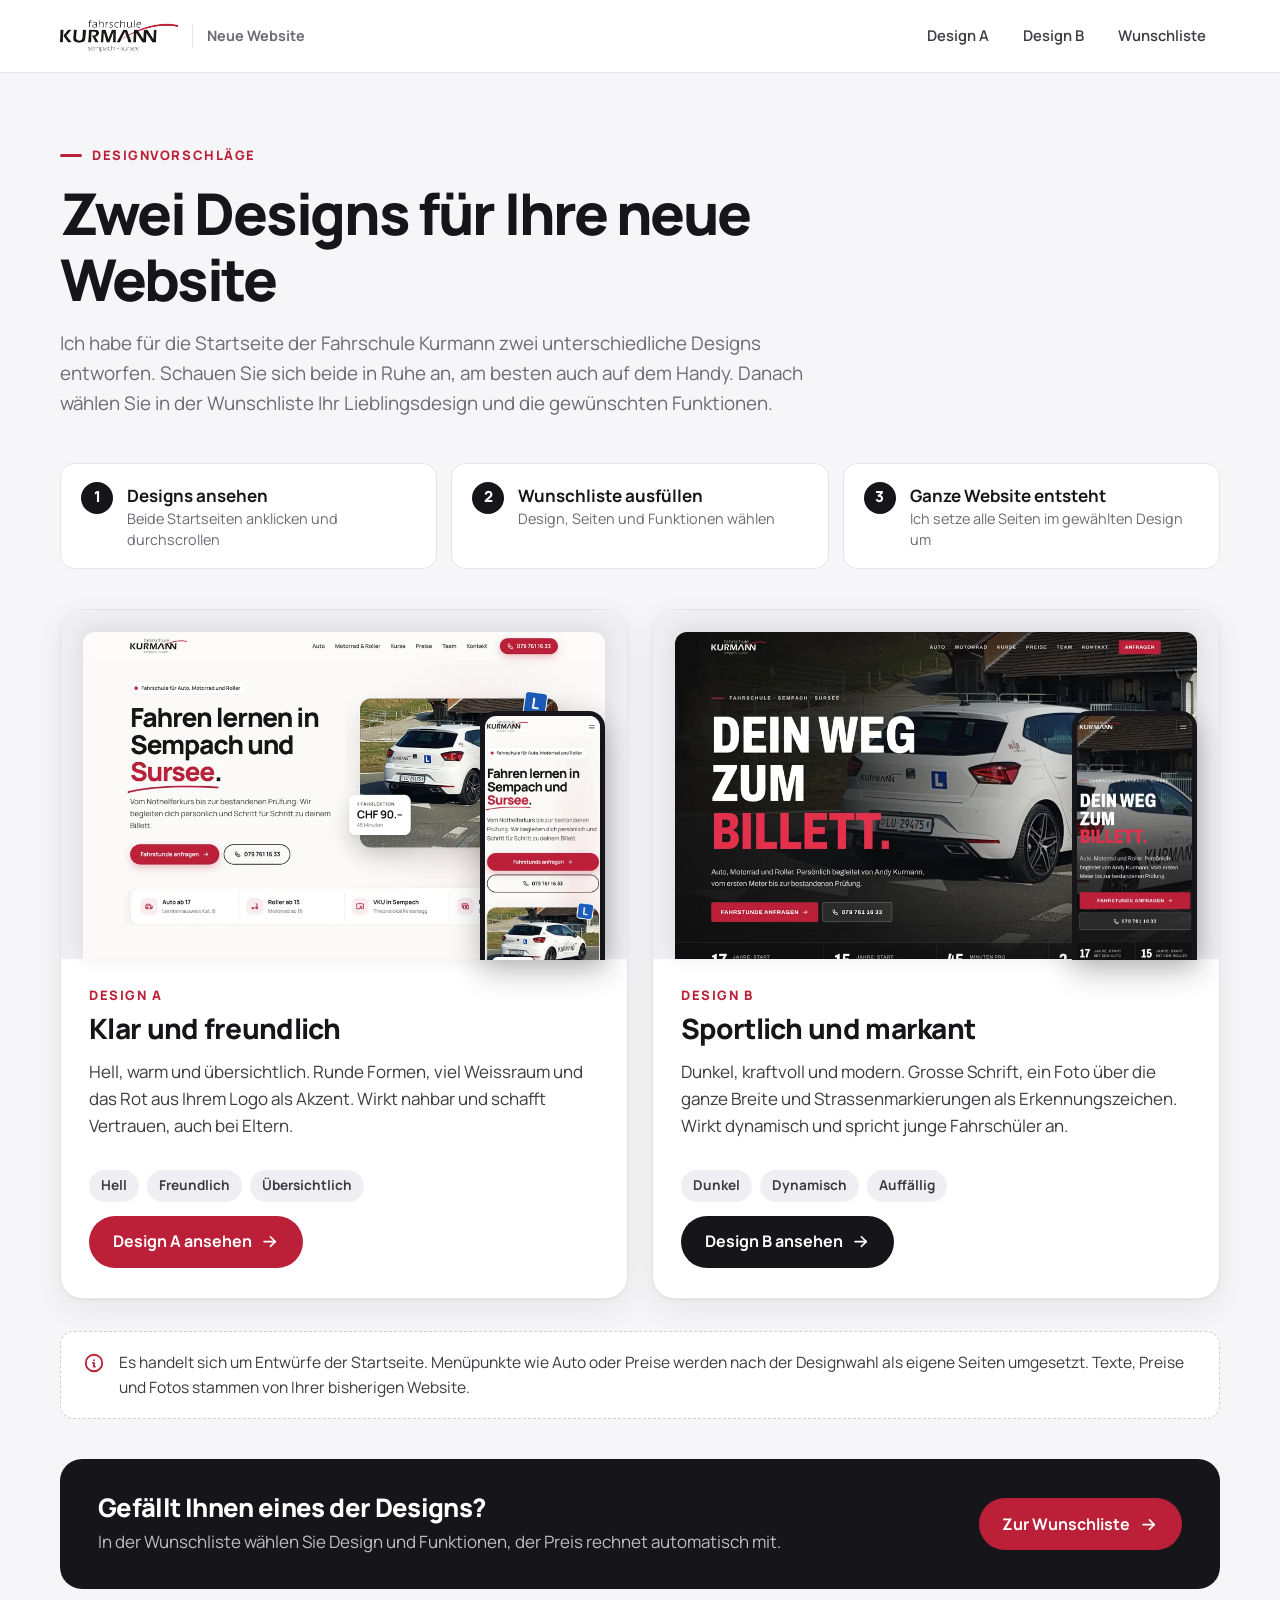
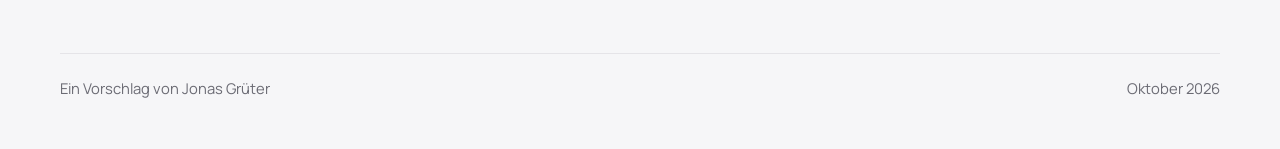
<file: index.html>
<!doctype html>
<html lang="de-CH">
<head>
  <meta charset="utf-8">
  <meta name="viewport" content="width=device-width, initial-scale=1">
  <title>Designvorschläge | Neue Website Fahrschule Kurmann</title>
  <meta name="description" content="Zwei Designvorschläge für die neue Website der Fahrschule Kurmann.">
  <meta name="robots" content="noindex, nofollow">
  <meta name="theme-color" content="#bc2038">
  <link rel="icon" href="favicon.svg" type="image/svg+xml">
  <link rel="apple-touch-icon" href="assets/img/apple-touch-icon.png">
  <link rel="preload" href="assets/fonts/manrope-latin-wght-normal.woff2" as="font" type="font/woff2" crossorigin>
  <link rel="stylesheet" href="assets/shared/basis.css">
  <style>
    .hero { padding: 64px 0 44px; max-width: 760px; }
    .hero h1 { font-size: clamp(2.3rem, 5vw, 3.6rem); letter-spacing: -0.04em; margin-bottom: 16px; }
    .hero p:not(.kicker) { color: var(--muted); font-size: 1.175rem; }

    .steps { display: grid; grid-template-columns: repeat(3, 1fr); gap: 14px; margin-bottom: 40px; }
    .steps li { display: flex; gap: 14px; align-items: flex-start; padding: 18px 20px; border-radius: var(--r); background: var(--white); border: 1px solid var(--line); }
    .steps span { display: grid; place-items: center; width: 32px; height: 32px; flex: none; border-radius: 50%; background: var(--ink); color: #fff; font-weight: 800; font-size: .95rem; }
    .steps strong { display: block; }
    .steps small { display: block; color: var(--muted); font-size: .9rem; line-height: 1.45; }

    .options { display: grid; grid-template-columns: 1fr 1fr; gap: 24px; }
    .option { display: flex; flex-direction: column; overflow: hidden; border-radius: var(--r-lg); background: var(--white); border: 1px solid var(--line); box-shadow: var(--shadow); }
    .shots { position: relative; display: block; padding: 22px 22px 0; background: var(--soft); }
    .shot-desk { width: 100%; aspect-ratio: 16 / 10; object-fit: cover; object-position: top; border-radius: 12px 12px 0 0; box-shadow: 0 -2px 20px rgb(22 22 26 / 10%); }
    .shot-mob { position: absolute; right: 22px; bottom: -1px; width: 22%; aspect-ratio: 1 / 2; object-fit: cover; object-position: top; border-radius: 16px 16px 0 0; border: 5px solid var(--ink); border-bottom: 0; box-shadow: 0 10px 30px rgb(22 22 26 / 30%); }
    .option-body { display: flex; flex-direction: column; gap: 14px; flex: 1; padding: 26px 28px 30px; }
    .option-tag { color: var(--red); font-size: .8125rem; font-weight: 800; letter-spacing: .12em; text-transform: uppercase; }
    .option h2 { font-size: 1.75rem; margin-top: -8px; }
    .option p { color: var(--ink-2); }
    .option .btn { align-self: flex-start; margin-top: auto; }

    .note { display: flex; gap: 14px; align-items: flex-start; margin: 32px 0 0; padding: 18px 22px; border-radius: var(--r); background: var(--white); border: 1px dashed #cfced6; color: var(--ink-2); font-size: .975rem; }
    .note .i { color: var(--red); width: 22px; height: 22px; margin-top: 2px; }

    .next { display: flex; align-items: center; justify-content: space-between; gap: 24px; flex-wrap: wrap; margin: 40px 0 24px; padding: 34px 38px; border-radius: var(--r-lg); background: var(--ink); color: #fff; }
    .next h2 { font-size: 1.6rem; margin-bottom: 6px; }
    .next p { color: rgb(255 255 255 / 72%); }

    @media (max-width: 860px) {
      .steps, .options { grid-template-columns: 1fr; }
    }
    @media (max-width: 640px) {
      .hero { padding: 40px 0 28px; }
      .option-body { padding: 22px 20px 24px; }
      .shots { padding: 16px 16px 0; }
      .shot-mob { right: 16px; }
      .next { padding: 26px 22px; }
      .next .btn { width: 100%; }
    }
  </style>
</head>
<body>
  <!-- Icons: Tabler Icons (MIT), https://tabler.io/icons -->
  <svg xmlns="http://www.w3.org/2000/svg" style="display:none" aria-hidden="true">
    <symbol id="i-arrow-right" viewBox="0 0 24 24"><path d="M5 12l14 0"/><path d="M13 18l6 -6"/><path d="M13 6l6 6"/></symbol>
    <symbol id="i-info-circle" viewBox="0 0 24 24"><path d="M3 12a9 9 0 1 0 18 0a9 9 0 0 0 -18 0"/><path d="M12 9h.01"/><path d="M11 12h1v4h1"/></symbol>
  </svg>

  <header class="top">
    <div class="wrap top-inner">
      <a class="top-brand" href="./">
        <img src="assets/img/logo.png" alt="Fahrschule Kurmann" width="450" height="124">
        <span>Neue Website</span>
      </a>
      <nav class="top-links" aria-label="Designvorschläge">
        <a href="design-a/">Design A</a>
        <a href="design-b/">Design B</a>
        <a href="wunschliste/">Wunschliste</a>
      </nav>
    </div>
  </header>

  <main class="wrap">
    <div class="hero">
      <p class="kicker">Designvorschläge</p>
      <h1>Zwei Designs für Ihre neue Website</h1>
      <p>Ich habe für die Startseite der Fahrschule Kurmann zwei unterschiedliche Designs entworfen. Schauen Sie sich beide in Ruhe an, am besten auch auf dem Handy. Danach wählen Sie in der Wunschliste Ihr Lieblingsdesign und die gewünschten Funktionen.</p>
    </div>

    <ol class="steps">
      <li><span>1</span><div><strong>Designs ansehen</strong><small>Beide Startseiten anklicken und durchscrollen</small></div></li>
      <li><span>2</span><div><strong>Wunschliste ausfüllen</strong><small>Design, Seiten und Funktionen wählen</small></div></li>
      <li><span>3</span><div><strong>Ganze Website entsteht</strong><small>Ich setze alle Seiten im gewählten Design um</small></div></li>
    </ol>

    <div class="options">
      <article class="option">
        <a class="shots" href="design-a/" aria-label="Design A ansehen">
          <img class="shot-desk" src="assets/img/vorschau-a.webp" width="960" height="600" alt="Startseite Design A am Computer">
          <img class="shot-mob" src="assets/img/vorschau-a-mobil.webp" width="390" height="780" alt="Startseite Design A auf dem Handy">
        </a>
        <div class="option-body">
          <span class="option-tag">Design A</span>
          <h2>Klar und freundlich</h2>
          <p>Hell, warm und übersichtlich. Runde Formen, viel Weissraum und das Rot aus Ihrem Logo als Akzent. Wirkt nahbar und schafft Vertrauen, auch bei Eltern.</p>
          <ul class="chips"><li>Hell</li><li>Freundlich</li><li>Übersichtlich</li></ul>
          <a class="btn btn-red" href="design-a/">Design A ansehen <svg class="i" aria-hidden="true"><use href="#i-arrow-right"/></svg></a>
        </div>
      </article>

      <article class="option">
        <a class="shots" href="design-b/" aria-label="Design B ansehen">
          <img class="shot-desk" src="assets/img/vorschau-b.webp" width="960" height="600" alt="Startseite Design B am Computer">
          <img class="shot-mob" src="assets/img/vorschau-b-mobil.webp" width="390" height="780" alt="Startseite Design B auf dem Handy">
        </a>
        <div class="option-body">
          <span class="option-tag">Design B</span>
          <h2>Sportlich und markant</h2>
          <p>Dunkel, kraftvoll und modern. Grosse Schrift, ein Foto über die ganze Breite und Strassenmarkierungen als Erkennungszeichen. Wirkt dynamisch und spricht junge Fahrschüler an.</p>
          <ul class="chips"><li>Dunkel</li><li>Dynamisch</li><li>Auffällig</li></ul>
          <a class="btn btn-dark" href="design-b/">Design B ansehen <svg class="i" aria-hidden="true"><use href="#i-arrow-right"/></svg></a>
        </div>
      </article>
    </div>

    <p class="note">
      <svg class="i" aria-hidden="true"><use href="#i-info-circle"/></svg>
      <span>Es handelt sich um Entwürfe der Startseite. Menüpunkte wie Auto oder Preise werden nach der Designwahl als eigene Seiten umgesetzt. Texte, Preise und Fotos stammen von Ihrer bisherigen Website.</span>
    </p>

    <div class="next">
      <div>
        <h2>Gefällt Ihnen eines der Designs?</h2>
        <p>In der Wunschliste wählen Sie Design und Funktionen, der Preis rechnet automatisch mit.</p>
      </div>
      <a class="btn btn-red" href="wunschliste/">Zur Wunschliste <svg class="i" aria-hidden="true"><use href="#i-arrow-right"/></svg></a>
    </div>
  </main>

  <footer class="foot">
    <div class="wrap foot-inner">
      <span>Ein Vorschlag von Jonas Grüter</span>
      <span>Oktober 2026</span>
    </div>
  </footer>
</body>
</html>
</file>
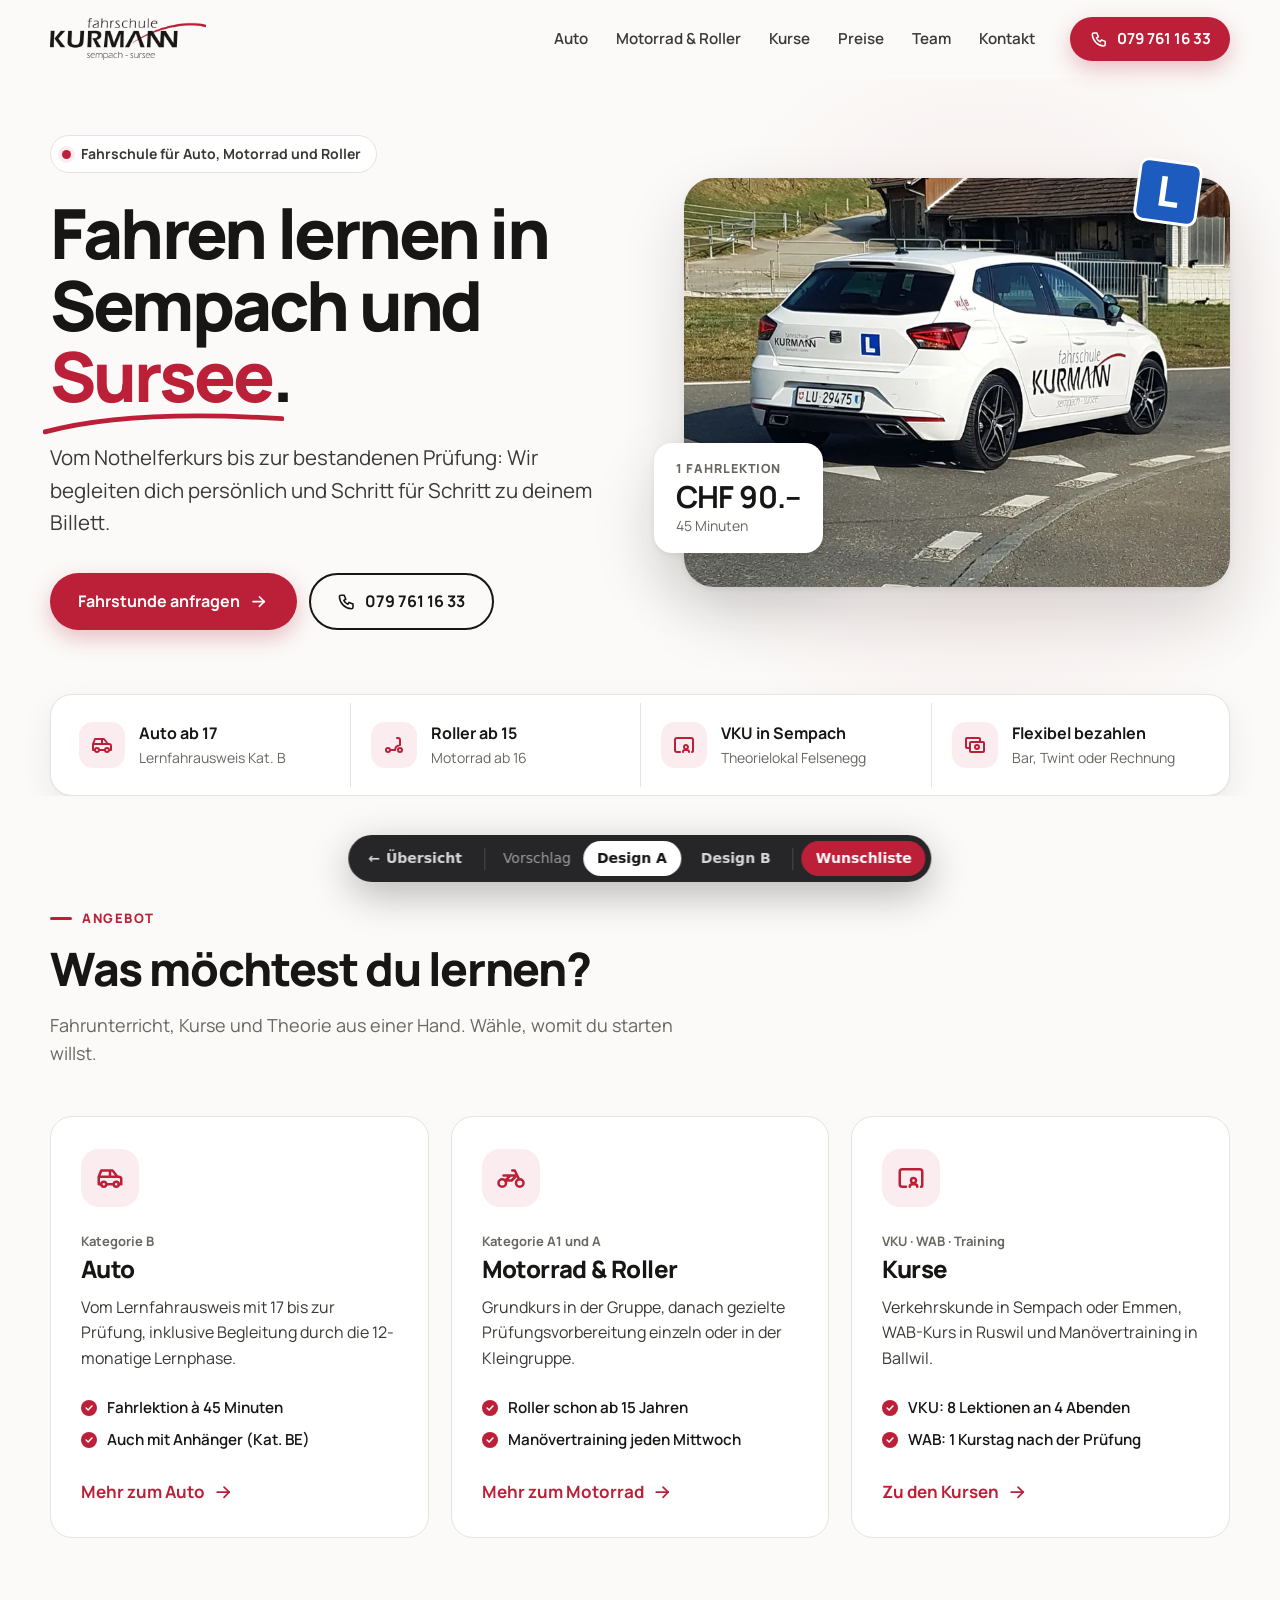
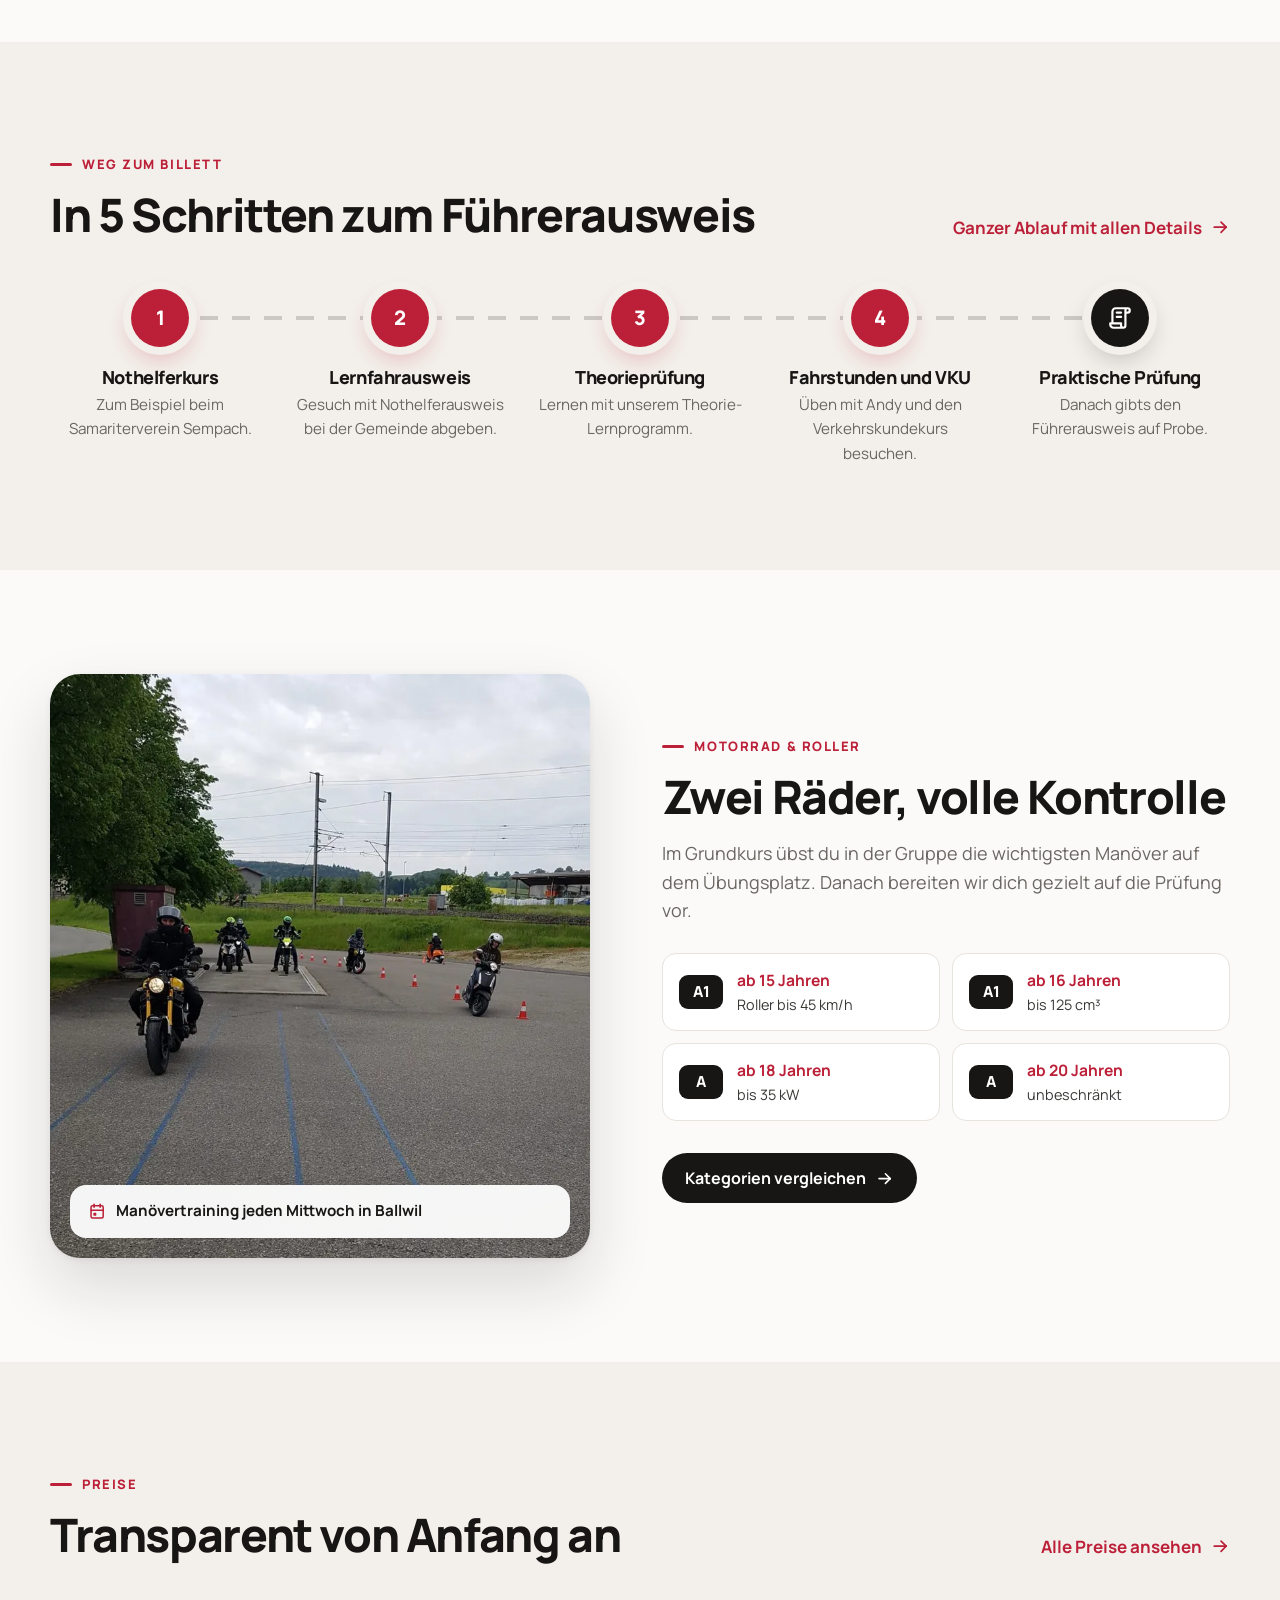
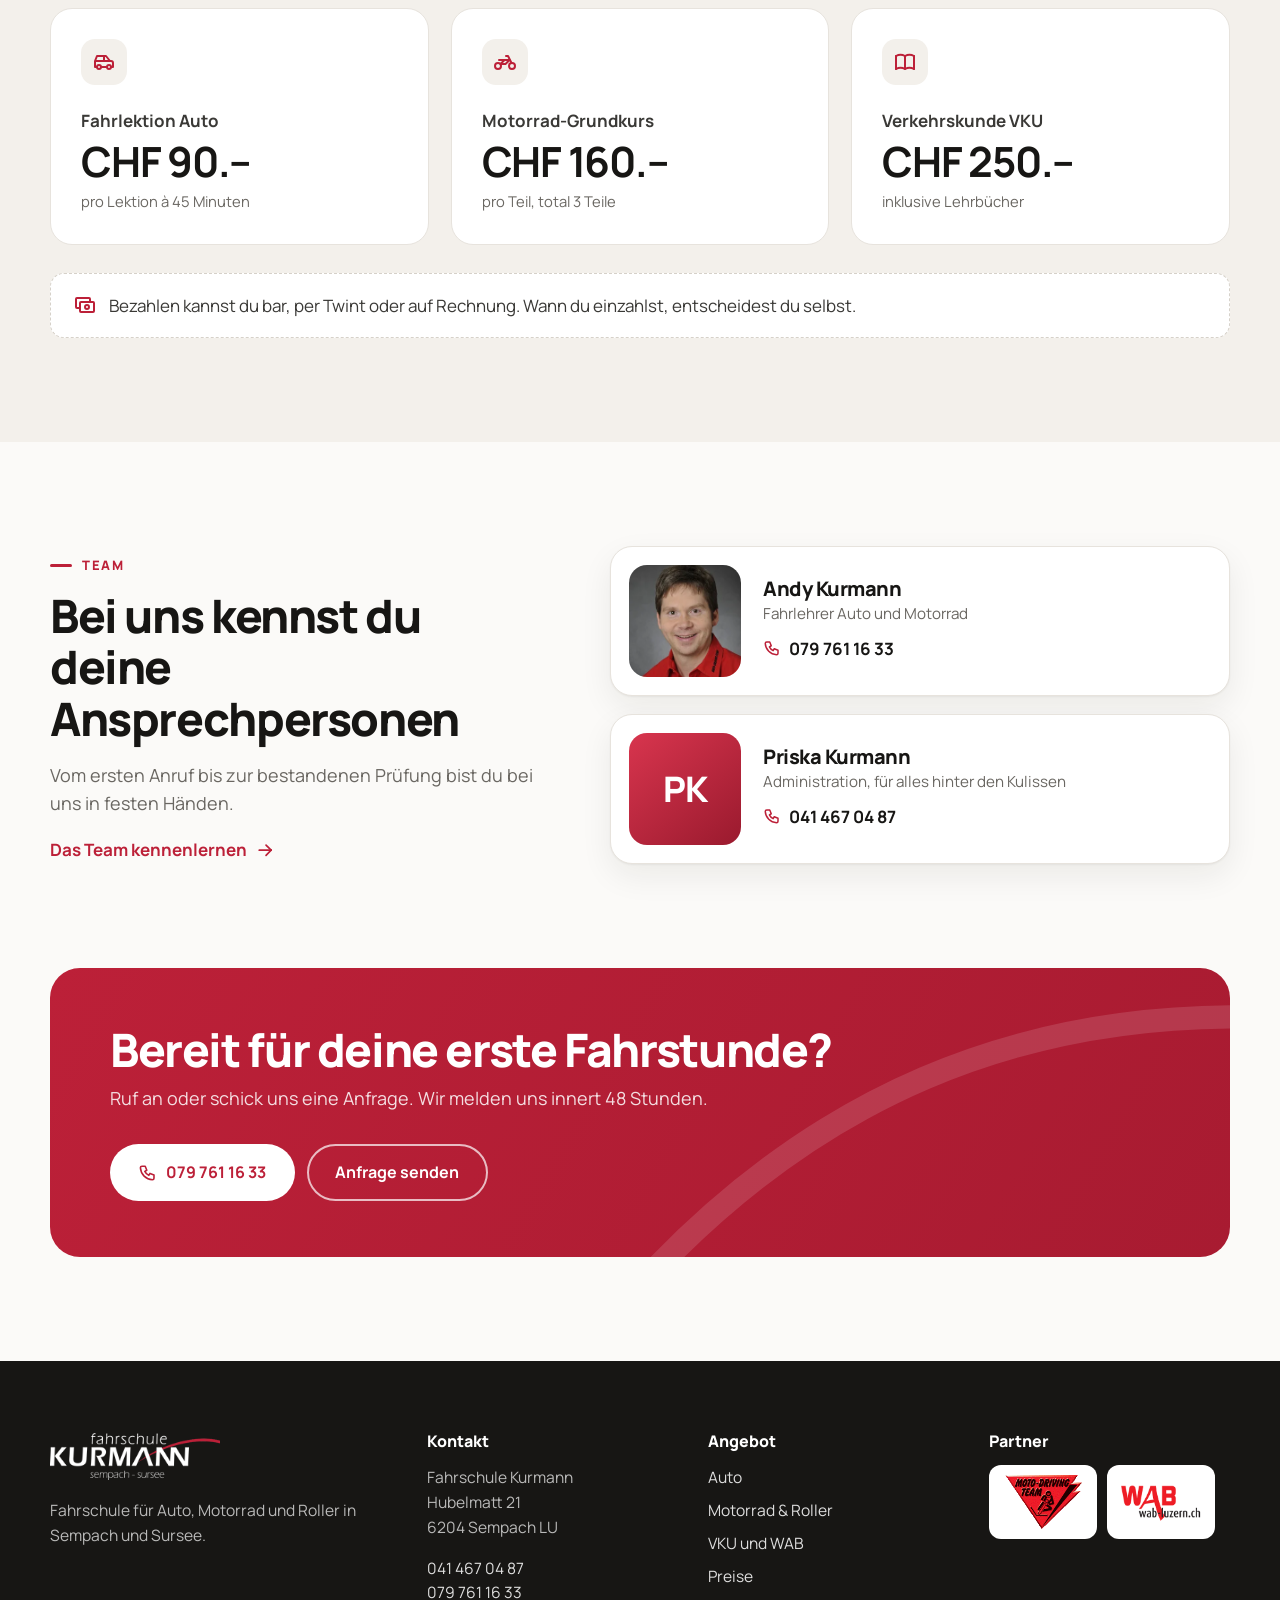
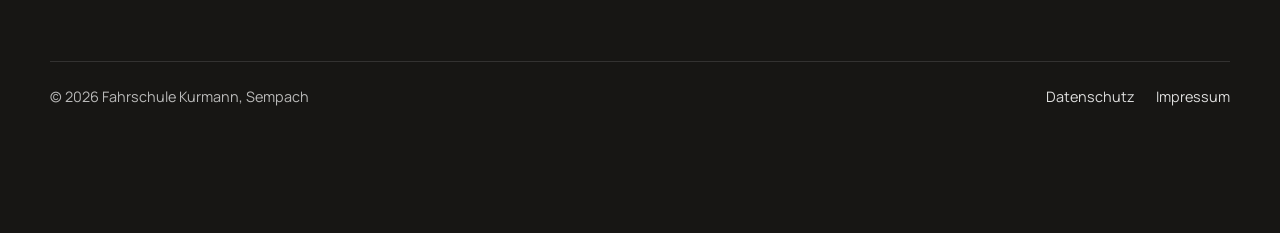
<file: design-a/index.html>
<!doctype html>
<html lang="de-CH">
<head>
  <meta charset="utf-8">
  <meta name="viewport" content="width=device-width, initial-scale=1">
  <title>Design A | Fahrschule Kurmann</title>
  <meta name="description" content="Designvorschlag A für die Startseite der Fahrschule Kurmann in Sempach und Sursee.">
  <meta name="robots" content="noindex, nofollow">
  <meta name="theme-color" content="#bc2038">
  <link rel="icon" href="../favicon.svg" type="image/svg+xml">
  <link rel="apple-touch-icon" href="../assets/img/apple-touch-icon.png">
  <link rel="preload" href="../assets/fonts/manrope-latin-wght-normal.woff2" as="font" type="font/woff2" crossorigin>
  <link rel="stylesheet" href="style.css">
  <link rel="stylesheet" href="../assets/shared/vorschau.css">
  <script>document.documentElement.classList.add('js')</script>
  <script src="script.js" defer></script>
  <script src="../assets/shared/vorschau.js" defer></script>
</head>
<body data-vorschau="a">
  <!-- Icons: Tabler Icons (MIT), https://tabler.io/icons -->
  <svg xmlns="http://www.w3.org/2000/svg" style="display:none" aria-hidden="true">
    <symbol id="i-arrow-right" viewBox="0 0 24 24"><path d="M5 12l14 0"/><path d="M13 18l6 -6"/><path d="M13 6l6 6"/></symbol>
    <symbol id="i-book" viewBox="0 0 24 24"><path d="M3 19a9 9 0 0 1 9 0a9 9 0 0 1 9 0"/><path d="M3 6a9 9 0 0 1 9 0a9 9 0 0 1 9 0"/><path d="M3 6l0 13"/><path d="M12 6l0 13"/><path d="M21 6l0 13"/></symbol>
    <symbol id="i-calendar-event" viewBox="0 0 24 24"><path d="M4 7a2 2 0 0 1 2 -2h12a2 2 0 0 1 2 2v12a2 2 0 0 1 -2 2h-12a2 2 0 0 1 -2 -2l0 -12"/><path d="M16 3l0 4"/><path d="M8 3l0 4"/><path d="M4 11l16 0"/><path d="M8 15h2v2h-2l0 -2"/></symbol>
    <symbol id="i-car" viewBox="0 0 24 24"><path d="M5 17a2 2 0 1 0 4 0a2 2 0 1 0 -4 0"/><path d="M15 17a2 2 0 1 0 4 0a2 2 0 1 0 -4 0"/><path d="M5 17h-2v-6l2 -5h9l4 5h1a2 2 0 0 1 2 2v4h-2m-4 0h-6m-6 -6h15m-6 0v-5"/></symbol>
    <symbol id="i-cash" viewBox="0 0 24 24"><path d="M7 15h-3a1 1 0 0 1 -1 -1v-8a1 1 0 0 1 1 -1h12a1 1 0 0 1 1 1v3"/><path d="M7 10a1 1 0 0 1 1 -1h12a1 1 0 0 1 1 1v8a1 1 0 0 1 -1 1h-12a1 1 0 0 1 -1 -1l0 -8"/><path d="M12 14a2 2 0 1 0 4 0a2 2 0 0 0 -4 0"/></symbol>
    <symbol id="i-chalkboard-teacher" viewBox="0 0 24 24"><path d="M8 19h-3a2 2 0 0 1 -2 -2v-10a2 2 0 0 1 2 -2h14a2 2 0 0 1 2 2v11a1 1 0 0 1 -1 1"/><path d="M12 14a2 2 0 1 0 4.001 -.001a2 2 0 0 0 -4.001 .001"/><path d="M17 19a2 2 0 0 0 -2 -2h-2a2 2 0 0 0 -2 2"/></symbol>
    <symbol id="i-license" viewBox="0 0 24 24"><path d="M15 21h-9a3 3 0 0 1 -3 -3v-1h10v2a2 2 0 0 0 4 0v-14a2 2 0 1 1 2 2h-2m2 -4h-11a3 3 0 0 0 -3 3v11"/><path d="M9 7l4 0"/><path d="M9 11l4 0"/></symbol>
    <symbol id="i-motorbike" viewBox="0 0 24 24"><path d="M2 16a3 3 0 1 0 6 0a3 3 0 1 0 -6 0"/><path d="M16 16a3 3 0 1 0 6 0a3 3 0 1 0 -6 0"/><path d="M7.5 14h5l4 -4h-10.5m1.5 4l4 -4"/><path d="M13 6h2l1.5 3l2 4"/></symbol>
    <symbol id="i-phone" viewBox="0 0 24 24"><path d="M5 4h4l2 5l-2.5 1.5a11 11 0 0 0 5 5l1.5 -2.5l5 2v4a2 2 0 0 1 -2 2a16 16 0 0 1 -15 -15a2 2 0 0 1 2 -2"/></symbol>
    <symbol id="i-scooter" viewBox="0 0 24 24"><path d="M16 17a2 2 0 1 0 4 0a2 2 0 1 0 -4 0"/><path d="M4 17a2 2 0 1 0 4 0a2 2 0 1 0 -4 0"/><path d="M8 17h5a6 6 0 0 1 5 -5v-5a2 2 0 0 0 -2 -2h-1"/></symbol>
  </svg>

  <header class="header">
    <div class="wrap header-inner">
      <a class="logo" href="./" aria-label="Fahrschule Kurmann, Startseite">
        <img src="../assets/img/logo.png" alt="Fahrschule Kurmann Sempach Sursee" width="450" height="124">
      </a>
      <nav class="nav" id="nav" aria-label="Hauptnavigation">
        <ul>
          <li><a href="#" data-soon="Auto">Auto</a></li>
          <li><a href="#" data-soon="Motorrad &amp; Roller">Motorrad &amp; Roller</a></li>
          <li><a href="#" data-soon="Kurse">Kurse</a></li>
          <li><a href="#" data-soon="Preise">Preise</a></li>
          <li><a href="#" data-soon="Team">Team</a></li>
          <li><a href="#" data-soon="Kontakt">Kontakt</a></li>
        </ul>
        <a class="btn btn-red nav-call" href="tel:+41797611633">
          <svg class="i" aria-hidden="true"><use href="#i-phone"/></svg> 079 761 16 33
        </a>
      </nav>
      <button class="burger" type="button" aria-expanded="false" aria-controls="nav" aria-label="Menü öffnen">
        <span></span><span></span>
      </button>
    </div>
  </header>

  <main>
    <!-- Hero -->
    <section class="hero">
      <div class="wrap hero-grid">
        <div class="hero-text">
          <p class="pill"><span class="pill-dot" aria-hidden="true"></span>Fahrschule für Auto, Motorrad und Roller</p>
          <h1>Fahren lernen in Sempach und <span class="swoosh">Sursee</span>.</h1>
          <p class="lead">Vom Nothelferkurs bis zur bestandenen Prüfung: Wir begleiten dich persönlich und Schritt für Schritt zu deinem Billett.</p>
          <div class="hero-cta">
            <a class="btn btn-red btn-lg" href="#" data-soon="Kontakt">
              Fahrstunde anfragen <svg class="i" aria-hidden="true"><use href="#i-arrow-right"/></svg>
            </a>
            <a class="btn btn-line btn-lg" href="tel:+41797611633">
              <svg class="i" aria-hidden="true"><use href="#i-phone"/></svg> 079 761 16 33
            </a>
          </div>
        </div>
        <div class="hero-visual">
          <img class="hero-photo"
               src="../assets/img/hero-auto.webp"
               srcset="../assets/img/hero-auto-800.webp 800w, ../assets/img/hero-auto.webp 1400w"
               sizes="(max-width: 960px) 100vw, 560px"
               width="1400" height="1050" fetchpriority="high"
               alt="Weisses Fahrschulauto der Fahrschule Kurmann mit L-Schild">
          <span class="l-plate" aria-hidden="true">L</span>
          <div class="price-badge">
            <span>1 Fahrlektion</span>
            <strong>CHF 90.–</strong>
            <small>45 Minuten</small>
          </div>
        </div>
      </div>

      <div class="wrap">
        <ul class="trust">
          <li><span class="trust-ico"><svg class="i" aria-hidden="true"><use href="#i-car"/></svg></span><div><strong>Auto ab 17</strong><span>Lernfahrausweis Kat. B</span></div></li>
          <li><span class="trust-ico"><svg class="i" aria-hidden="true"><use href="#i-scooter"/></svg></span><div><strong>Roller ab 15</strong><span>Motorrad ab 16</span></div></li>
          <li><span class="trust-ico"><svg class="i" aria-hidden="true"><use href="#i-chalkboard-teacher"/></svg></span><div><strong>VKU in Sempach</strong><span>Theorielokal Felsenegg</span></div></li>
          <li><span class="trust-ico"><svg class="i" aria-hidden="true"><use href="#i-cash"/></svg></span><div><strong>Flexibel bezahlen</strong><span>Bar, Twint oder Rechnung</span></div></li>
        </ul>
      </div>
    </section>

    <!-- Angebot -->
    <section class="sec">
      <div class="wrap">
        <div class="head reveal">
          <p class="kicker">Angebot</p>
          <h2>Was möchtest du lernen?</h2>
          <p>Fahrunterricht, Kurse und Theorie aus einer Hand. Wähle, womit du starten willst.</p>
        </div>
        <div class="offer">
          <a class="card reveal" href="#" data-soon="Auto">
            <span class="card-ico"><svg class="i" aria-hidden="true"><use href="#i-car"/></svg></span>
            <span class="card-cat">Kategorie B</span>
            <h3>Auto</h3>
            <p>Vom Lernfahrausweis mit 17 bis zur Prüfung, inklusive Begleitung durch die 12-monatige Lernphase.</p>
            <ul class="ticks">
              <li>Fahrlektion à 45 Minuten</li>
              <li>Auch mit Anhänger (Kat. BE)</li>
            </ul>
            <span class="card-link">Mehr zum Auto <svg class="i" aria-hidden="true"><use href="#i-arrow-right"/></svg></span>
          </a>
          <a class="card reveal" href="#" data-soon="Motorrad &amp; Roller">
            <span class="card-ico"><svg class="i" aria-hidden="true"><use href="#i-motorbike"/></svg></span>
            <span class="card-cat">Kategorie A1 und A</span>
            <h3>Motorrad &amp; Roller</h3>
            <p>Grundkurs in der Gruppe, danach gezielte Prüfungsvorbereitung einzeln oder in der Kleingruppe.</p>
            <ul class="ticks">
              <li>Roller schon ab 15 Jahren</li>
              <li>Manövertraining jeden Mittwoch</li>
            </ul>
            <span class="card-link">Mehr zum Motorrad <svg class="i" aria-hidden="true"><use href="#i-arrow-right"/></svg></span>
          </a>
          <a class="card reveal" href="#" data-soon="Kurse">
            <span class="card-ico"><svg class="i" aria-hidden="true"><use href="#i-chalkboard-teacher"/></svg></span>
            <span class="card-cat">VKU · WAB · Training</span>
            <h3>Kurse</h3>
            <p>Verkehrskunde in Sempach oder Emmen, WAB-Kurs in Ruswil und Manövertraining in Ballwil.</p>
            <ul class="ticks">
              <li>VKU: 8 Lektionen an 4 Abenden</li>
              <li>WAB: 1 Kurstag nach der Prüfung</li>
            </ul>
            <span class="card-link">Zu den Kursen <svg class="i" aria-hidden="true"><use href="#i-arrow-right"/></svg></span>
          </a>
        </div>
      </div>
    </section>

    <!-- Ablauf -->
    <section class="sec sec-sand">
      <div class="wrap">
        <div class="head head-row reveal">
          <div>
            <p class="kicker">Weg zum Billett</p>
            <h2>In 5 Schritten zum Führerausweis</h2>
          </div>
          <a class="text-link" href="#" data-soon="Auto">Ganzer Ablauf mit allen Details <svg class="i" aria-hidden="true"><use href="#i-arrow-right"/></svg></a>
        </div>
        <ol class="steps">
          <li class="reveal"><span class="step-no">1</span><h3>Nothelferkurs</h3><p>Zum Beispiel beim Samariterverein Sempach.</p></li>
          <li class="reveal"><span class="step-no">2</span><h3>Lernfahrausweis</h3><p>Gesuch mit Nothelferausweis bei der Gemeinde abgeben.</p></li>
          <li class="reveal"><span class="step-no">3</span><h3>Theorieprüfung</h3><p>Lernen mit unserem Theorie-Lernprogramm.</p></li>
          <li class="reveal"><span class="step-no">4</span><h3>Fahrstunden und VKU</h3><p>Üben mit Andy und den Verkehrskundekurs besuchen.</p></li>
          <li class="reveal"><span class="step-no step-goal"><svg class="i" aria-hidden="true"><use href="#i-license"/></svg></span><h3>Praktische Prüfung</h3><p>Danach gibts den Führerausweis auf Probe.</p></li>
        </ol>
      </div>
    </section>

    <!-- Motorrad -->
    <section class="sec">
      <div class="wrap split">
        <figure class="split-media reveal">
          <img src="../assets/img/manoever.webp" width="800" height="900" loading="lazy" alt="Motorräder beim Manövertraining auf dem Übungsplatz">
          <figcaption><svg class="i" aria-hidden="true"><use href="#i-calendar-event"/></svg> Manövertraining jeden Mittwoch in Ballwil</figcaption>
        </figure>
        <div class="split-text reveal">
          <p class="kicker">Motorrad &amp; Roller</p>
          <h2>Zwei Räder, volle Kontrolle</h2>
          <p class="muted">Im Grundkurs übst du in der Gruppe die wichtigsten Manöver auf dem Übungsplatz. Danach bereiten wir dich gezielt auf die Prüfung vor.</p>
          <ul class="cats">
            <li><span class="cat-code">A1</span><div><strong>ab 15 Jahren</strong><span>Roller bis 45 km/h</span></div></li>
            <li><span class="cat-code">A1</span><div><strong>ab 16 Jahren</strong><span>bis 125 cm³</span></div></li>
            <li><span class="cat-code">A</span><div><strong>ab 18 Jahren</strong><span>bis 35 kW</span></div></li>
            <li><span class="cat-code">A</span><div><strong>ab 20 Jahren</strong><span>unbeschränkt</span></div></li>
          </ul>
          <a class="btn btn-dark" href="#" data-soon="Motorrad &amp; Roller">Kategorien vergleichen <svg class="i" aria-hidden="true"><use href="#i-arrow-right"/></svg></a>
        </div>
      </div>
    </section>

    <!-- Preise -->
    <section class="sec sec-sand">
      <div class="wrap">
        <div class="head head-row reveal">
          <div>
            <p class="kicker">Preise</p>
            <h2>Transparent von Anfang an</h2>
          </div>
          <a class="text-link" href="#" data-soon="Preise">Alle Preise ansehen <svg class="i" aria-hidden="true"><use href="#i-arrow-right"/></svg></a>
        </div>
        <div class="prices">
          <div class="price reveal">
            <span class="price-ico"><svg class="i" aria-hidden="true"><use href="#i-car"/></svg></span>
            <span class="price-name">Fahrlektion Auto</span>
            <strong>CHF 90.–</strong>
            <span class="price-note">pro Lektion à 45 Minuten</span>
          </div>
          <div class="price reveal">
            <span class="price-ico"><svg class="i" aria-hidden="true"><use href="#i-motorbike"/></svg></span>
            <span class="price-name">Motorrad-Grundkurs</span>
            <strong>CHF 160.–</strong>
            <span class="price-note">pro Teil, total 3 Teile</span>
          </div>
          <div class="price reveal">
            <span class="price-ico"><svg class="i" aria-hidden="true"><use href="#i-book"/></svg></span>
            <span class="price-name">Verkehrskunde VKU</span>
            <strong>CHF 250.–</strong>
            <span class="price-note">inklusive Lehrbücher</span>
          </div>
        </div>
        <p class="pay reveal"><svg class="i" aria-hidden="true"><use href="#i-cash"/></svg> Bezahlen kannst du bar, per Twint oder auf Rechnung. Wann du einzahlst, entscheidest du selbst.</p>
      </div>
    </section>

    <!-- Team -->
    <section class="sec">
      <div class="wrap team">
        <div class="team-text reveal">
          <p class="kicker">Team</p>
          <h2>Bei uns kennst du deine Ansprechpersonen</h2>
          <p class="muted">Vom ersten Anruf bis zur bestandenen Prüfung bist du bei uns in festen Händen.</p>
          <a class="text-link" href="#" data-soon="Team">Das Team kennenlernen <svg class="i" aria-hidden="true"><use href="#i-arrow-right"/></svg></a>
        </div>
        <div class="people">
          <article class="person reveal">
            <img src="../assets/img/andy-kurmann.webp" width="250" height="340" loading="lazy" alt="Porträt von Andy Kurmann">
            <div>
              <h3>Andy Kurmann</h3>
              <p>Fahrlehrer Auto und Motorrad</p>
              <a href="tel:+41797611633"><svg class="i" aria-hidden="true"><use href="#i-phone"/></svg> 079 761 16 33</a>
            </div>
          </article>
          <article class="person reveal">
            <span class="person-initials" aria-hidden="true">PK</span>
            <div>
              <h3>Priska Kurmann</h3>
              <p>Administration, für alles hinter den Kulissen</p>
              <a href="tel:+41414670487"><svg class="i" aria-hidden="true"><use href="#i-phone"/></svg> 041 467 04 87</a>
            </div>
          </article>
        </div>
      </div>
    </section>

    <!-- CTA -->
    <section class="sec sec-cta">
      <div class="wrap">
        <div class="cta reveal">
          <div>
            <h2>Bereit für deine erste Fahrstunde?</h2>
            <p>Ruf an oder schick uns eine Anfrage. Wir melden uns innert 48 Stunden.</p>
          </div>
          <div class="cta-actions">
            <a class="btn btn-white btn-lg" href="tel:+41797611633"><svg class="i" aria-hidden="true"><use href="#i-phone"/></svg> 079 761 16 33</a>
            <a class="btn btn-ghost-white btn-lg" href="#" data-soon="Kontakt">Anfrage senden</a>
          </div>
        </div>
      </div>
    </section>
  </main>

  <footer class="footer">
    <div class="wrap footer-grid">
      <div>
        <img class="footer-logo" src="../assets/img/logo-hell.png" alt="Fahrschule Kurmann" width="450" height="124" loading="lazy">
        <p>Fahrschule für Auto, Motorrad und Roller in Sempach und Sursee.</p>
      </div>
      <div>
        <h3>Kontakt</h3>
        <p>Fahrschule Kurmann<br>Hubelmatt 21<br>6204 Sempach LU</p>
        <p><a href="tel:+41414670487">041 467 04 87</a><br><a href="tel:+41797611633">079 761 16 33</a></p>
      </div>
      <div>
        <h3>Angebot</h3>
        <ul>
          <li><a href="#" data-soon="Auto">Auto</a></li>
          <li><a href="#" data-soon="Motorrad &amp; Roller">Motorrad &amp; Roller</a></li>
          <li><a href="#" data-soon="Kurse">VKU und WAB</a></li>
          <li><a href="#" data-soon="Preise">Preise</a></li>
        </ul>
      </div>
      <div>
        <h3>Partner</h3>
        <div class="partners">
          <span><img src="../assets/img/partner-mdt.png" alt="Moto-Driving-Team" width="144" height="101" loading="lazy"></span>
          <span><img src="../assets/img/partner-wab.png" alt="WAB Luzern" width="267" height="142" loading="lazy"></span>
        </div>
      </div>
    </div>
    <div class="wrap footer-bottom">
      <p>© 2026 Fahrschule Kurmann, Sempach</p>
      <p><a href="#" data-soon="Datenschutz">Datenschutz</a> <a href="#" data-soon="Impressum">Impressum</a></p>
    </div>
  </footer>
</body>
</html>
</file>
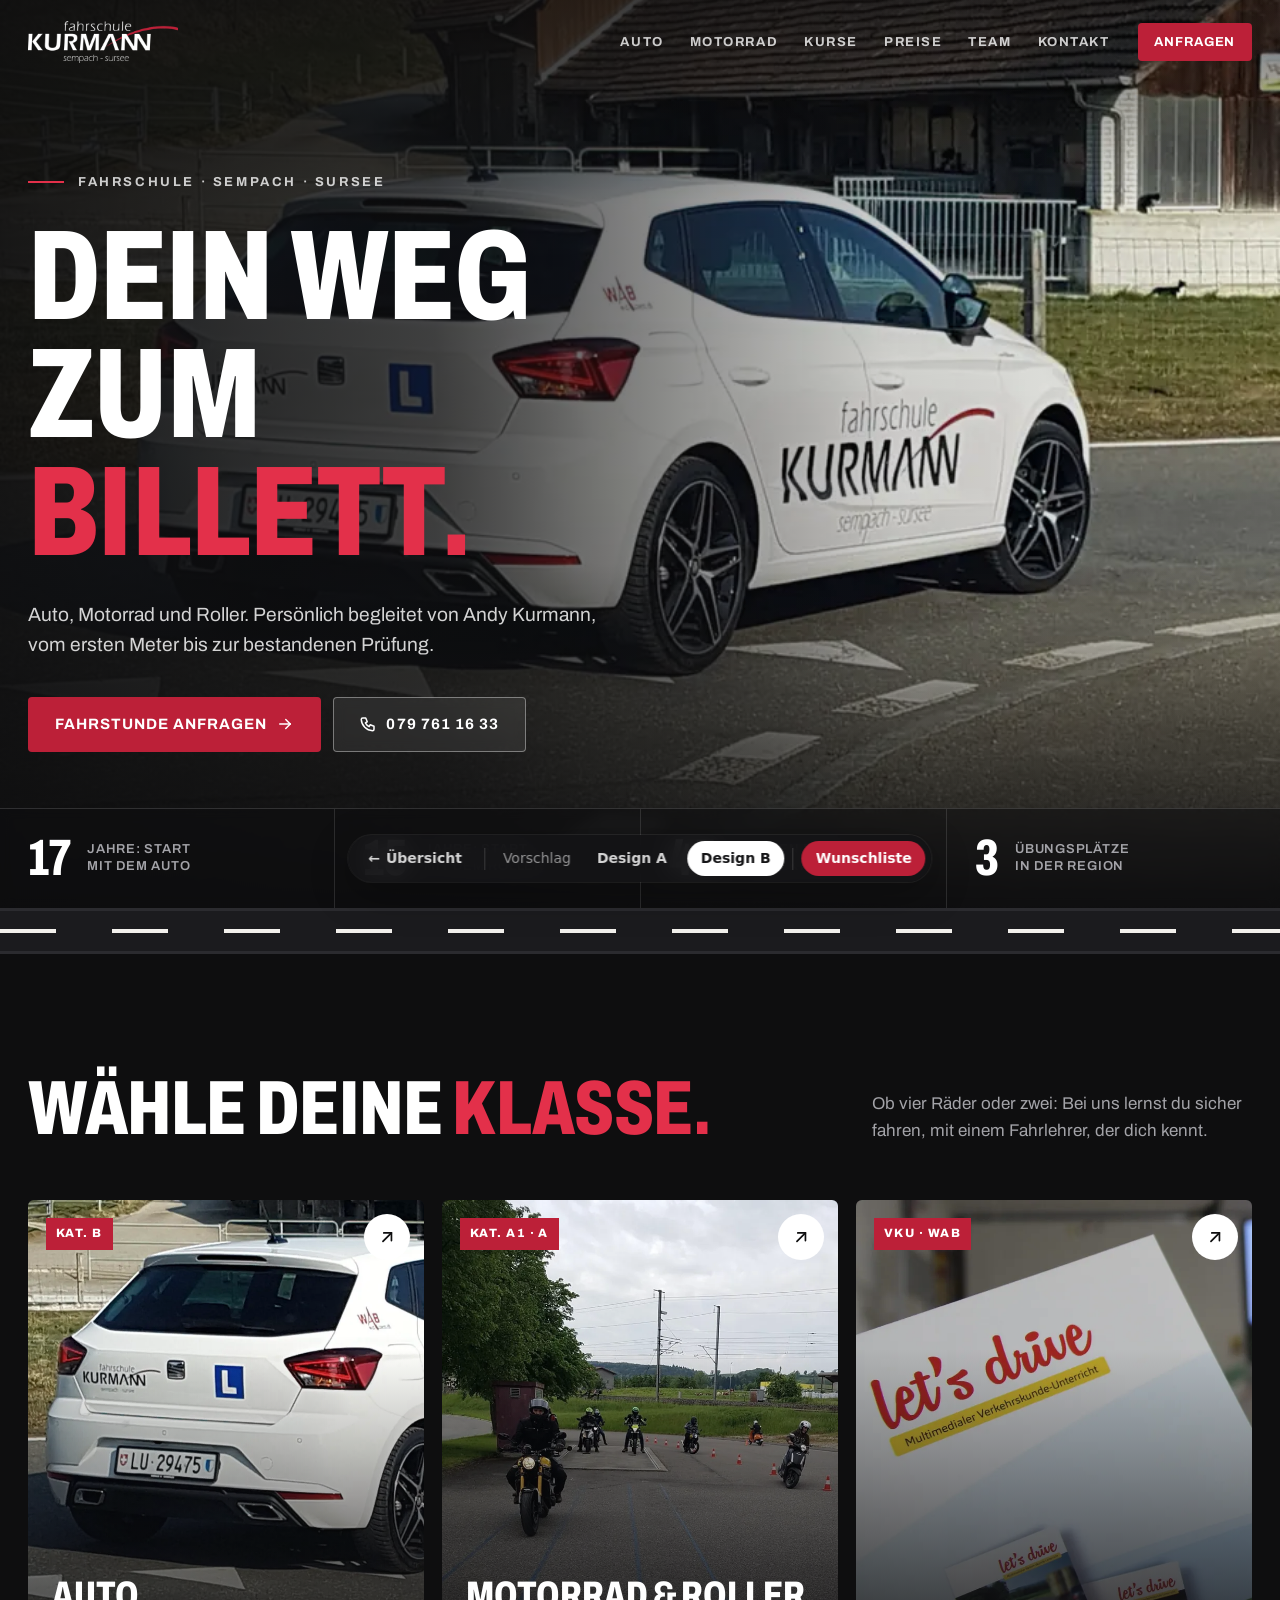
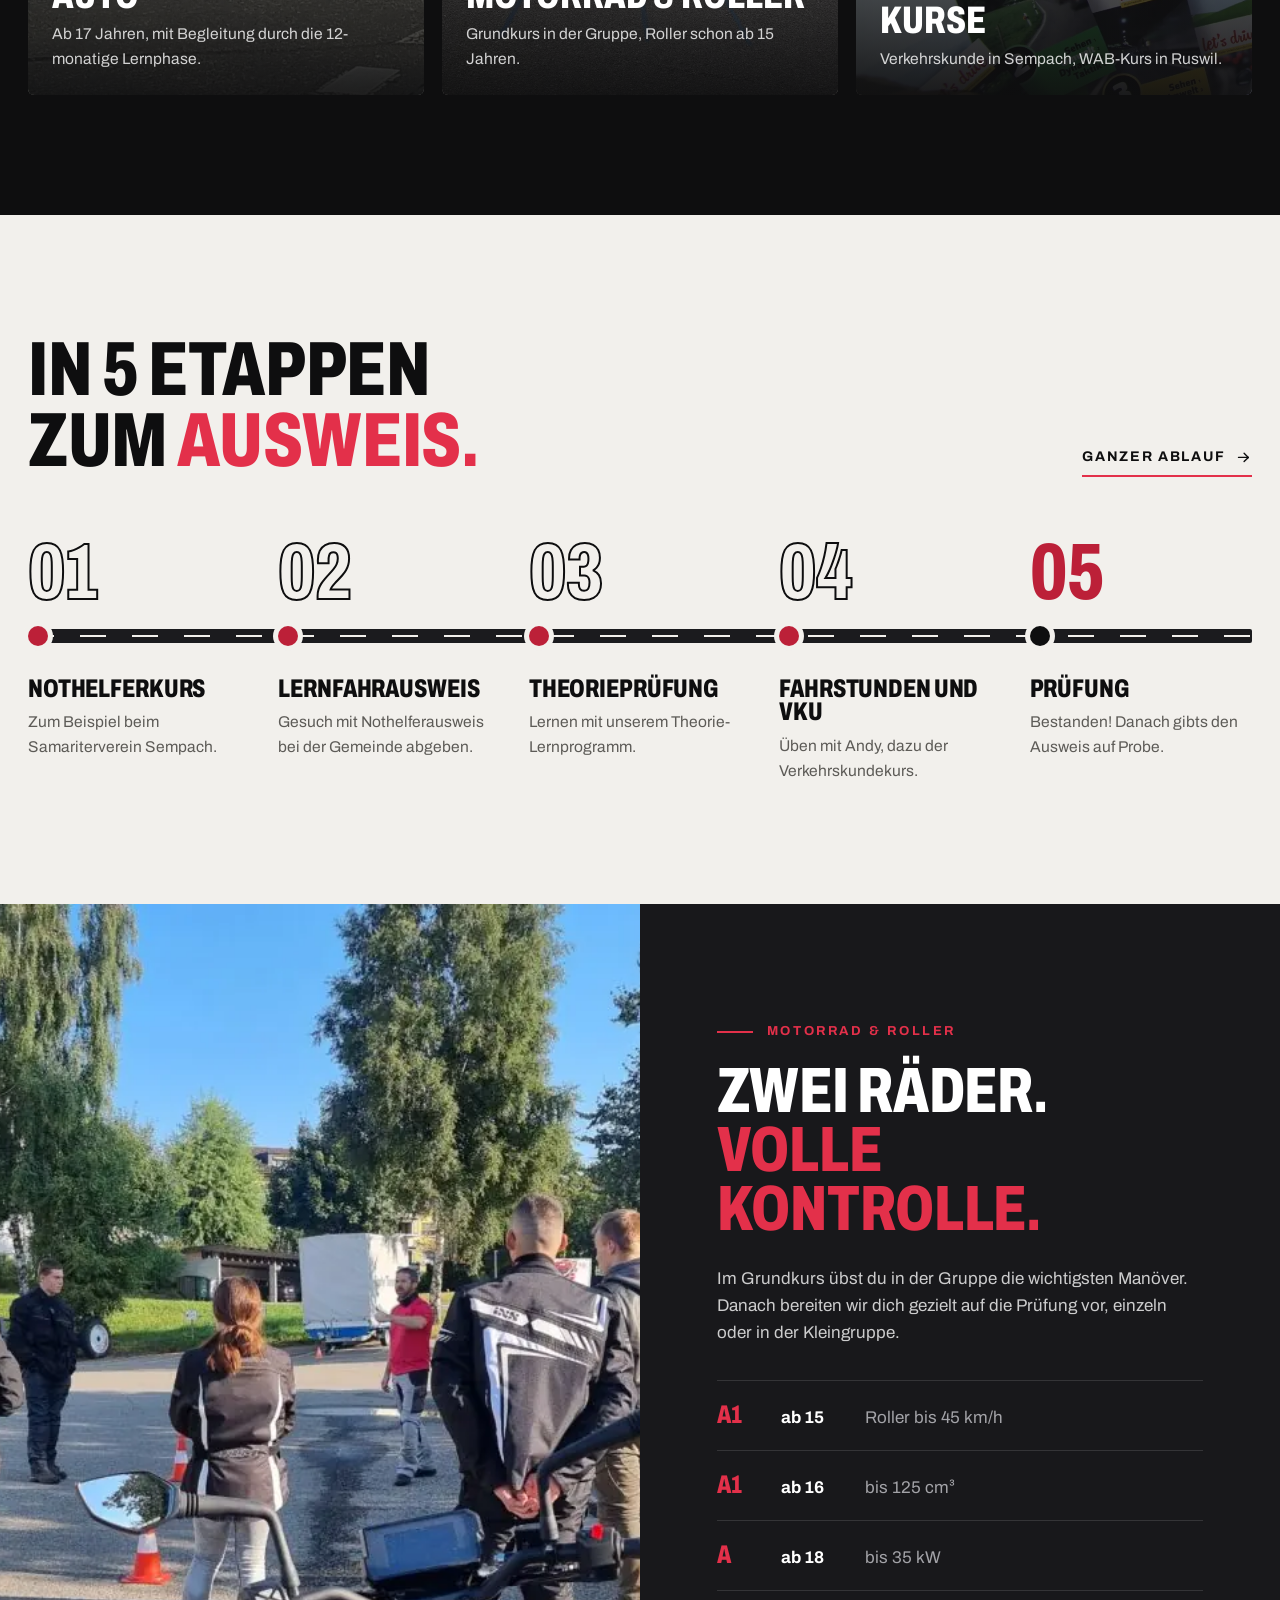
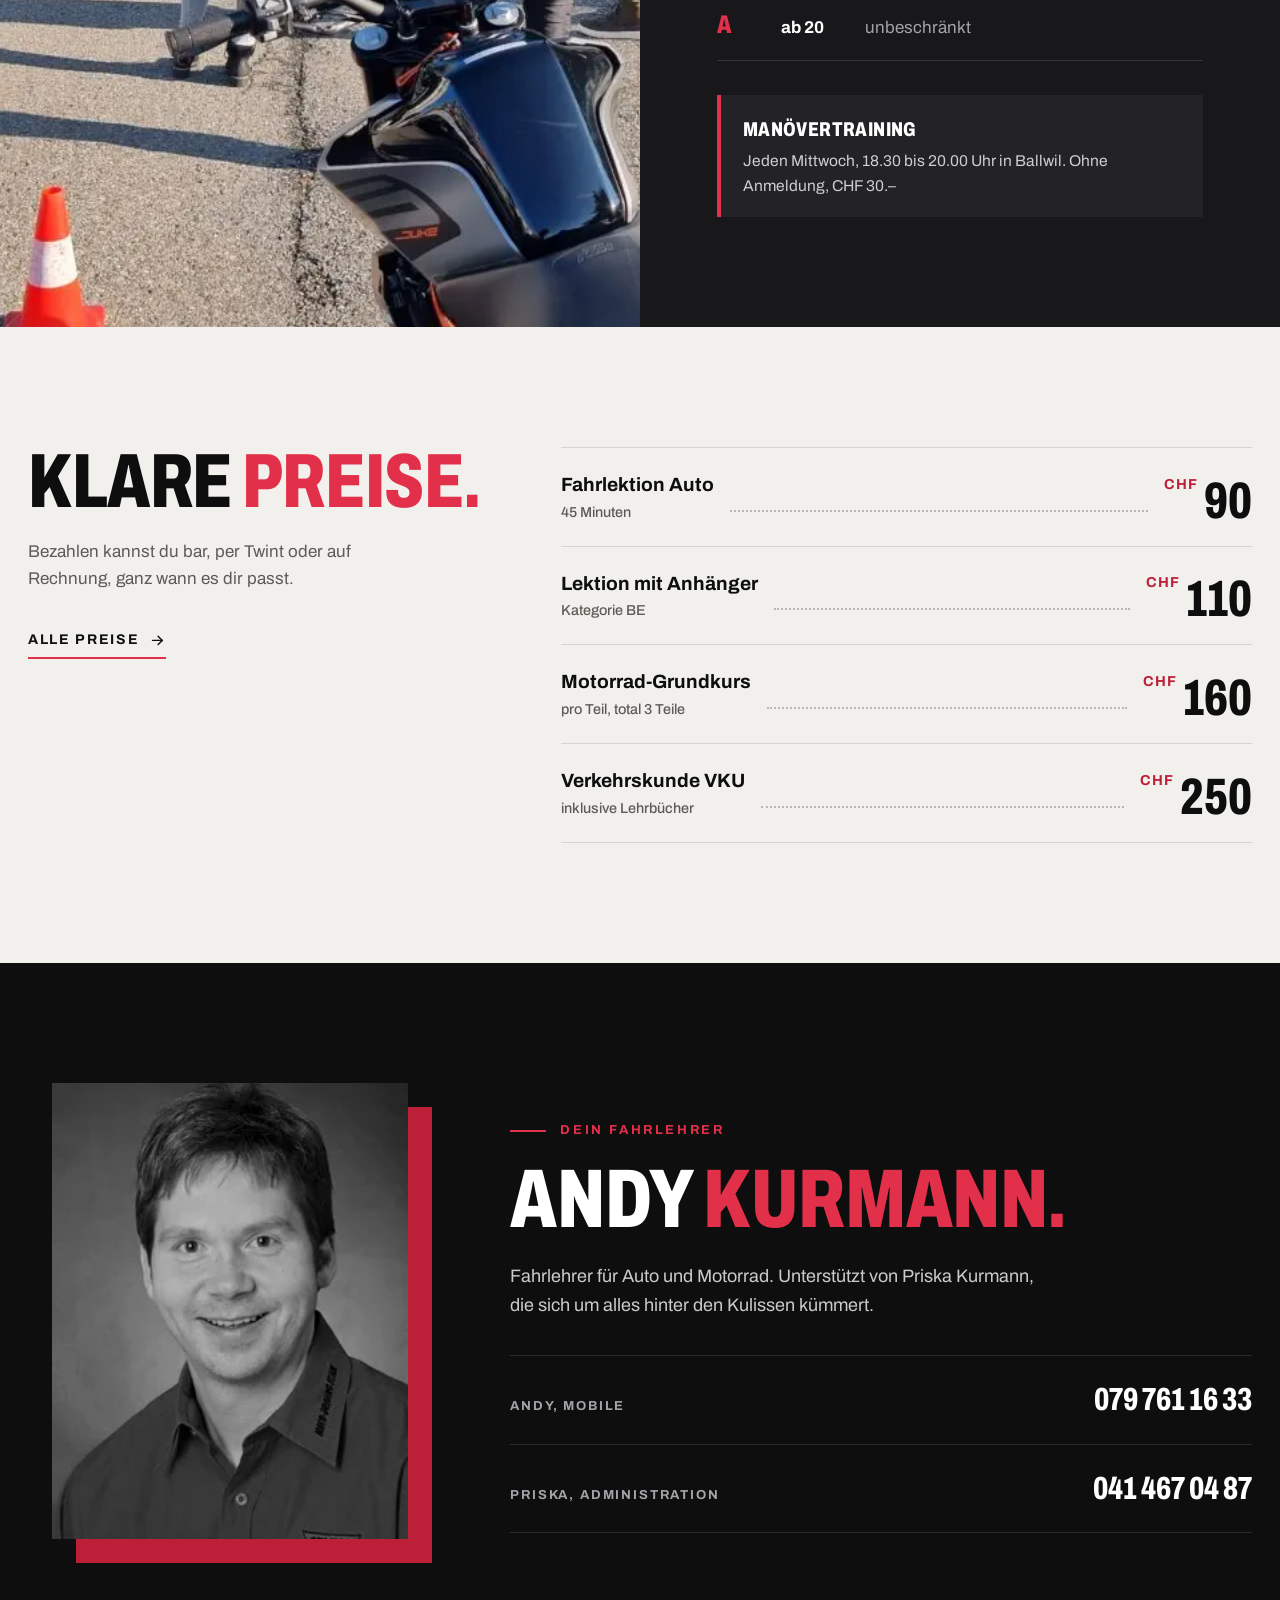
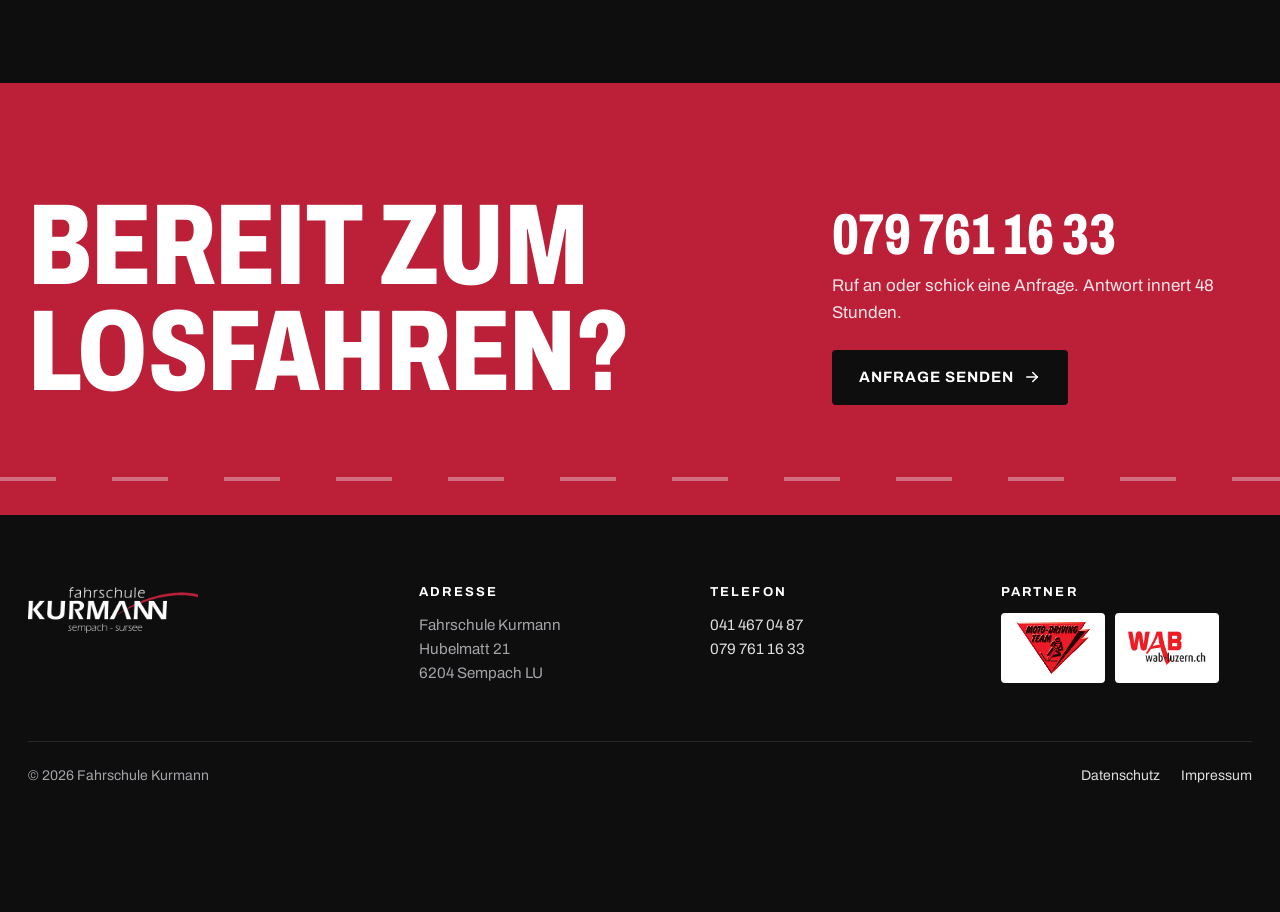
<file: design-b/index.html>
<!doctype html>
<html lang="de-CH">
<head>
  <meta charset="utf-8">
  <meta name="viewport" content="width=device-width, initial-scale=1">
  <title>Design B | Fahrschule Kurmann</title>
  <meta name="description" content="Designvorschlag B für die Startseite der Fahrschule Kurmann in Sempach und Sursee.">
  <meta name="robots" content="noindex, nofollow">
  <meta name="theme-color" content="#0e0e0f">
  <link rel="icon" href="../favicon.svg" type="image/svg+xml">
  <link rel="apple-touch-icon" href="../assets/img/apple-touch-icon.png">
  <link rel="preload" href="../assets/fonts/archivo-latin-standard-normal.woff2" as="font" type="font/woff2" crossorigin>
  <link rel="preload" href="../assets/img/hero-wide.webp" as="image" media="(min-width: 761px)">
  <link rel="stylesheet" href="style.css">
  <link rel="stylesheet" href="../assets/shared/vorschau.css">
  <script>document.documentElement.classList.add('js')</script>
  <script src="script.js" defer></script>
  <script src="../assets/shared/vorschau.js" defer></script>
</head>
<body data-vorschau="b">
  <!-- Icons: Tabler Icons (MIT), https://tabler.io/icons -->
  <svg xmlns="http://www.w3.org/2000/svg" style="display:none" aria-hidden="true">
    <symbol id="i-arrow-right" viewBox="0 0 24 24"><path d="M5 12l14 0"/><path d="M13 18l6 -6"/><path d="M13 6l6 6"/></symbol>
    <symbol id="i-arrow-up-right" viewBox="0 0 24 24"><path d="M17 7l-10 10"/><path d="M8 7l9 0l0 9"/></symbol>
    <symbol id="i-phone" viewBox="0 0 24 24"><path d="M5 4h4l2 5l-2.5 1.5a11 11 0 0 0 5 5l1.5 -2.5l5 2v4a2 2 0 0 1 -2 2a16 16 0 0 1 -15 -15a2 2 0 0 1 2 -2"/></symbol>
  </svg>

  <header class="header">
    <div class="wrap header-inner">
      <a class="logo" href="./" aria-label="Fahrschule Kurmann, Startseite">
        <img src="../assets/img/logo-hell.png" alt="Fahrschule Kurmann Sempach Sursee" width="450" height="124">
      </a>
      <nav class="nav" id="nav" aria-label="Hauptnavigation">
        <ul>
          <li><a href="#" data-soon="Auto">Auto</a></li>
          <li><a href="#" data-soon="Motorrad &amp; Roller">Motorrad</a></li>
          <li><a href="#" data-soon="Kurse">Kurse</a></li>
          <li><a href="#" data-soon="Preise">Preise</a></li>
          <li><a href="#" data-soon="Team">Team</a></li>
          <li><a href="#" data-soon="Kontakt">Kontakt</a></li>
        </ul>
        <a class="btn btn-red nav-cta" href="#" data-soon="Kontakt">Anfragen</a>
      </nav>
      <button class="burger" type="button" aria-expanded="false" aria-controls="nav" aria-label="Menü öffnen">
        <span></span><span></span>
      </button>
    </div>
  </header>

  <main>
    <!-- Hero -->
    <section class="hero">
      <picture>
        <source media="(max-width: 760px)" srcset="../assets/img/hero-wide-mobile.webp">
        <img class="hero-bg" src="../assets/img/hero-wide.webp" width="1920" height="930" fetchpriority="high"
             alt="Fahrschulauto der Fahrschule Kurmann auf einer Landstrasse">
      </picture>
      <div class="wrap hero-inner">
        <p class="eyebrow">Fahrschule · Sempach · Sursee</p>
        <h1>Dein Weg<br>zum <em>Billett.</em></h1>
        <p class="hero-lead">Auto, Motorrad und Roller. Persönlich begleitet von Andy Kurmann, vom ersten Meter bis zur bestandenen Prüfung.</p>
        <div class="hero-cta">
          <a class="btn btn-red btn-lg" href="#" data-soon="Kontakt">Fahrstunde anfragen <svg class="i" aria-hidden="true"><use href="#i-arrow-right"/></svg></a>
          <a class="btn btn-glass btn-lg" href="tel:+41797611633"><svg class="i" aria-hidden="true"><use href="#i-phone"/></svg> 079 761 16 33</a>
        </div>
      </div>
      <div class="hero-stats">
        <div class="wrap">
          <ul>
            <li><strong>17</strong><span>Jahre: Start<br>mit dem Auto</span></li>
            <li><strong>15</strong><span>Jahre: Start<br>mit dem Roller</span></li>
            <li><strong>45</strong><span>Minuten pro<br>Fahrlektion</span></li>
            <li><strong>3</strong><span>Übungsplätze<br>in der Region</span></li>
          </ul>
        </div>
      </div>
    </section>

    <div class="road" aria-hidden="true"></div>

    <!-- Klassen -->
    <section class="sec sec-dark">
      <div class="wrap">
        <div class="sec-head reveal">
          <h2>Wähle deine <em>Klasse.</em></h2>
          <p>Ob vier Räder oder zwei: Bei uns lernst du sicher fahren, mit einem Fahrlehrer, der dich kennt.</p>
        </div>
        <div class="tiles">
          <a class="tile reveal" href="#" data-soon="Auto">
            <img src="../assets/img/kachel-auto.webp" width="760" height="950" loading="lazy" alt="Heck des Fahrschulautos mit L-Schild">
            <span class="tile-tag">Kat. B</span>
            <span class="tile-body">
              <span class="tile-title">Auto</span>
              <span class="tile-text">Ab 17 Jahren, mit Begleitung durch die 12-monatige Lernphase.</span>
            </span>
            <span class="tile-arrow"><svg class="i" aria-hidden="true"><use href="#i-arrow-up-right"/></svg></span>
          </a>
          <a class="tile reveal" href="#" data-soon="Motorrad &amp; Roller">
            <img src="../assets/img/kachel-motorrad.webp" width="760" height="950" loading="lazy" alt="Motorräder beim Grundkurs auf dem Übungsplatz">
            <span class="tile-tag">Kat. A1 · A</span>
            <span class="tile-body">
              <span class="tile-title">Motorrad &amp; Roller</span>
              <span class="tile-text">Grundkurs in der Gruppe, Roller schon ab 15 Jahren.</span>
            </span>
            <span class="tile-arrow"><svg class="i" aria-hidden="true"><use href="#i-arrow-up-right"/></svg></span>
          </a>
          <a class="tile reveal" href="#" data-soon="Kurse">
            <img src="../assets/img/kachel-kurse.webp" width="760" height="950" loading="lazy" alt="Lehrmittel für den Verkehrskundekurs">
            <span class="tile-tag">VKU · WAB</span>
            <span class="tile-body">
              <span class="tile-title">Kurse</span>
              <span class="tile-text">Verkehrskunde in Sempach, WAB-Kurs in Ruswil.</span>
            </span>
            <span class="tile-arrow"><svg class="i" aria-hidden="true"><use href="#i-arrow-up-right"/></svg></span>
          </a>
        </div>
      </div>
    </section>

    <!-- Etappen -->
    <section class="sec sec-light">
      <div class="wrap">
        <div class="sec-head reveal">
          <h2>In 5 Etappen<br>zum <em>Ausweis.</em></h2>
          <a class="link-arrow" href="#" data-soon="Auto">Ganzer Ablauf <svg class="i" aria-hidden="true"><use href="#i-arrow-right"/></svg></a>
        </div>
        <ol class="stages">
          <li class="reveal"><span class="stage-no">01</span><h3>Nothelferkurs</h3><p>Zum Beispiel beim Samariterverein Sempach.</p></li>
          <li class="reveal"><span class="stage-no">02</span><h3>Lernfahrausweis</h3><p>Gesuch mit Nothelferausweis bei der Gemeinde abgeben.</p></li>
          <li class="reveal"><span class="stage-no">03</span><h3>Theorieprüfung</h3><p>Lernen mit unserem Theorie-Lernprogramm.</p></li>
          <li class="reveal"><span class="stage-no">04</span><h3>Fahrstunden und VKU</h3><p>Üben mit Andy, dazu der Verkehrskundekurs.</p></li>
          <li class="reveal"><span class="stage-no stage-goal">05</span><h3>Prüfung</h3><p>Bestanden! Danach gibts den Ausweis auf Probe.</p></li>
        </ol>
      </div>
    </section>

    <!-- Motorrad -->
    <section class="moto">
      <div class="moto-media">
        <img src="../assets/img/grundkurs.webp" width="1024" height="768" loading="lazy" alt="Gruppe beim Motorrad-Grundkurs mit dem Fahrlehrer">
      </div>
      <div class="moto-text reveal">
        <p class="label">Motorrad &amp; Roller</p>
        <h2>Zwei Räder.<br><em>Volle Kontrolle.</em></h2>
        <p class="moto-lead">Im Grundkurs übst du in der Gruppe die wichtigsten Manöver. Danach bereiten wir dich gezielt auf die Prüfung vor, einzeln oder in der Kleingruppe.</p>
        <table class="spec">
          <tr><th scope="row">A1</th><td>ab 15</td><td>Roller bis 45 km/h</td></tr>
          <tr><th scope="row">A1</th><td>ab 16</td><td>bis 125 cm³</td></tr>
          <tr><th scope="row">A</th><td>ab 18</td><td>bis 35 kW</td></tr>
          <tr><th scope="row">A</th><td>ab 20</td><td>unbeschränkt</td></tr>
        </table>
        <div class="highlight">
          <strong>Manövertraining</strong>
          <span>Jeden Mittwoch, 18.30 bis 20.00 Uhr in Ballwil. Ohne Anmeldung, CHF 30.–</span>
        </div>
      </div>
    </section>

    <!-- Preise -->
    <section class="sec sec-light">
      <div class="wrap price-wrap">
        <div class="sec-head sec-head-stack reveal">
          <h2>Klare <em>Preise.</em></h2>
          <p>Bezahlen kannst du bar, per Twint oder auf Rechnung, ganz wann es dir passt.</p>
          <a class="link-arrow" href="#" data-soon="Preise">Alle Preise <svg class="i" aria-hidden="true"><use href="#i-arrow-right"/></svg></a>
        </div>
        <ul class="pricelist reveal">
          <li><span class="pl-name">Fahrlektion Auto<small>45 Minuten</small></span><span class="pl-dots" aria-hidden="true"></span><span class="pl-price"><small>CHF</small>90</span></li>
          <li><span class="pl-name">Lektion mit Anhänger<small>Kategorie BE</small></span><span class="pl-dots" aria-hidden="true"></span><span class="pl-price"><small>CHF</small>110</span></li>
          <li><span class="pl-name">Motorrad-Grundkurs<small>pro Teil, total 3 Teile</small></span><span class="pl-dots" aria-hidden="true"></span><span class="pl-price"><small>CHF</small>160</span></li>
          <li><span class="pl-name">Verkehrskunde VKU<small>inklusive Lehrbücher</small></span><span class="pl-dots" aria-hidden="true"></span><span class="pl-price"><small>CHF</small>250</span></li>
        </ul>
      </div>
    </section>

    <!-- Team -->
    <section class="sec sec-dark">
      <div class="wrap team">
        <div class="team-photo reveal">
          <img src="../assets/img/andy-kurmann.webp" width="250" height="340" loading="lazy" alt="Porträt von Andy Kurmann">
        </div>
        <div class="team-text reveal">
          <p class="label">Dein Fahrlehrer</p>
          <h2>Andy <em>Kurmann.</em></h2>
          <p class="team-lead">Fahrlehrer für Auto und Motorrad. Unterstützt von Priska Kurmann, die sich um alles hinter den Kulissen kümmert.</p>
          <ul class="contacts">
            <li><span>Andy, Mobile</span><a href="tel:+41797611633">079 761 16 33</a></li>
            <li><span>Priska, Administration</span><a href="tel:+41414670487">041 467 04 87</a></li>
          </ul>
        </div>
      </div>
    </section>

    <!-- CTA -->
    <section class="cta">
      <div class="wrap cta-inner reveal">
        <h2>Bereit zum<br>Losfahren?</h2>
        <div class="cta-side">
          <a class="cta-phone" href="tel:+41797611633">079 761 16 33</a>
          <p>Ruf an oder schick eine Anfrage. Antwort innert 48 Stunden.</p>
          <a class="btn btn-black btn-lg" href="#" data-soon="Kontakt">Anfrage senden <svg class="i" aria-hidden="true"><use href="#i-arrow-right"/></svg></a>
        </div>
      </div>
    </section>
  </main>

  <footer class="footer">
    <div class="wrap footer-grid">
      <div>
        <img class="footer-logo" src="../assets/img/logo-hell.png" alt="Fahrschule Kurmann" width="450" height="124" loading="lazy">
      </div>
      <div>
        <h3>Adresse</h3>
        <p>Fahrschule Kurmann<br>Hubelmatt 21<br>6204 Sempach LU</p>
      </div>
      <div>
        <h3>Telefon</h3>
        <p><a href="tel:+41414670487">041 467 04 87</a><br><a href="tel:+41797611633">079 761 16 33</a></p>
      </div>
      <div>
        <h3>Partner</h3>
        <div class="partners">
          <span><img src="../assets/img/partner-mdt.png" alt="Moto-Driving-Team" width="144" height="101" loading="lazy"></span>
          <span><img src="../assets/img/partner-wab.png" alt="WAB Luzern" width="267" height="142" loading="lazy"></span>
        </div>
      </div>
    </div>
    <div class="wrap footer-bottom">
      <p>© 2026 Fahrschule Kurmann</p>
      <p><a href="#" data-soon="Datenschutz">Datenschutz</a> <a href="#" data-soon="Impressum">Impressum</a></p>
    </div>
  </footer>
</body>
</html>
</file>
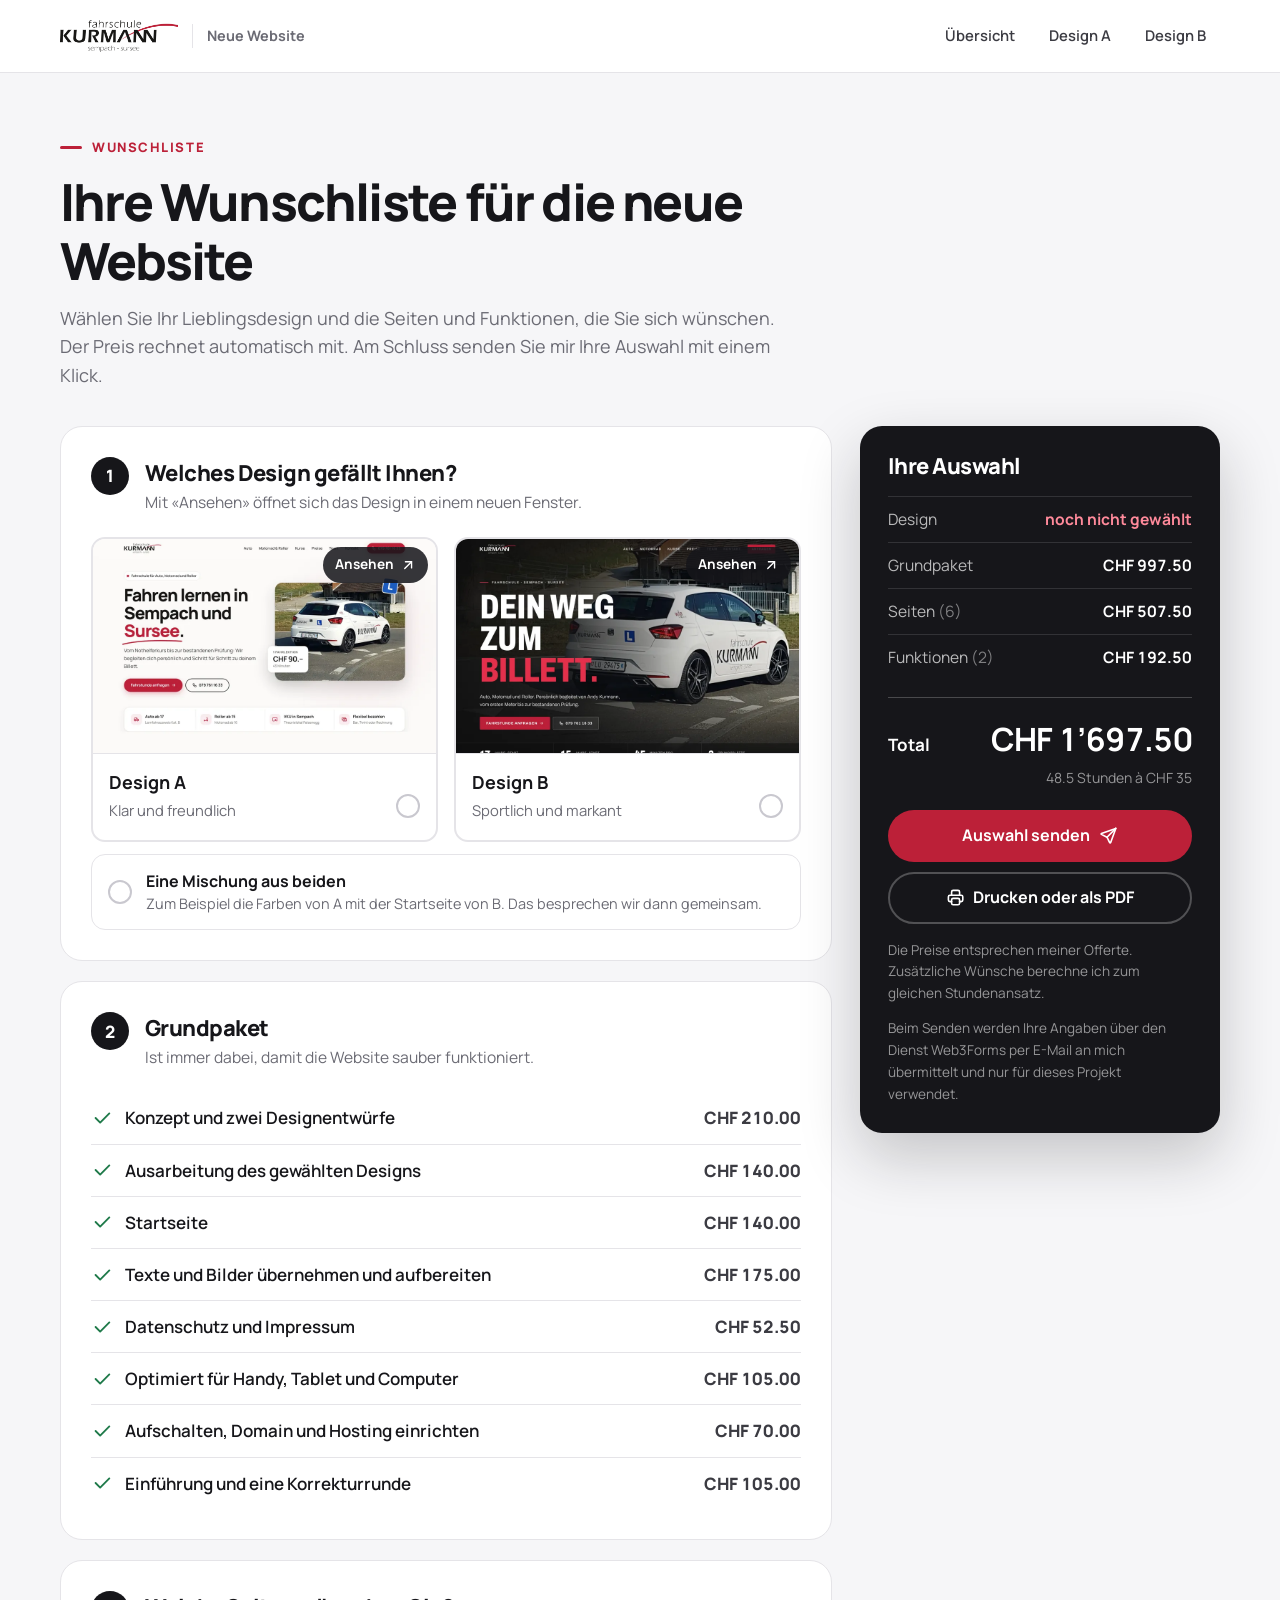
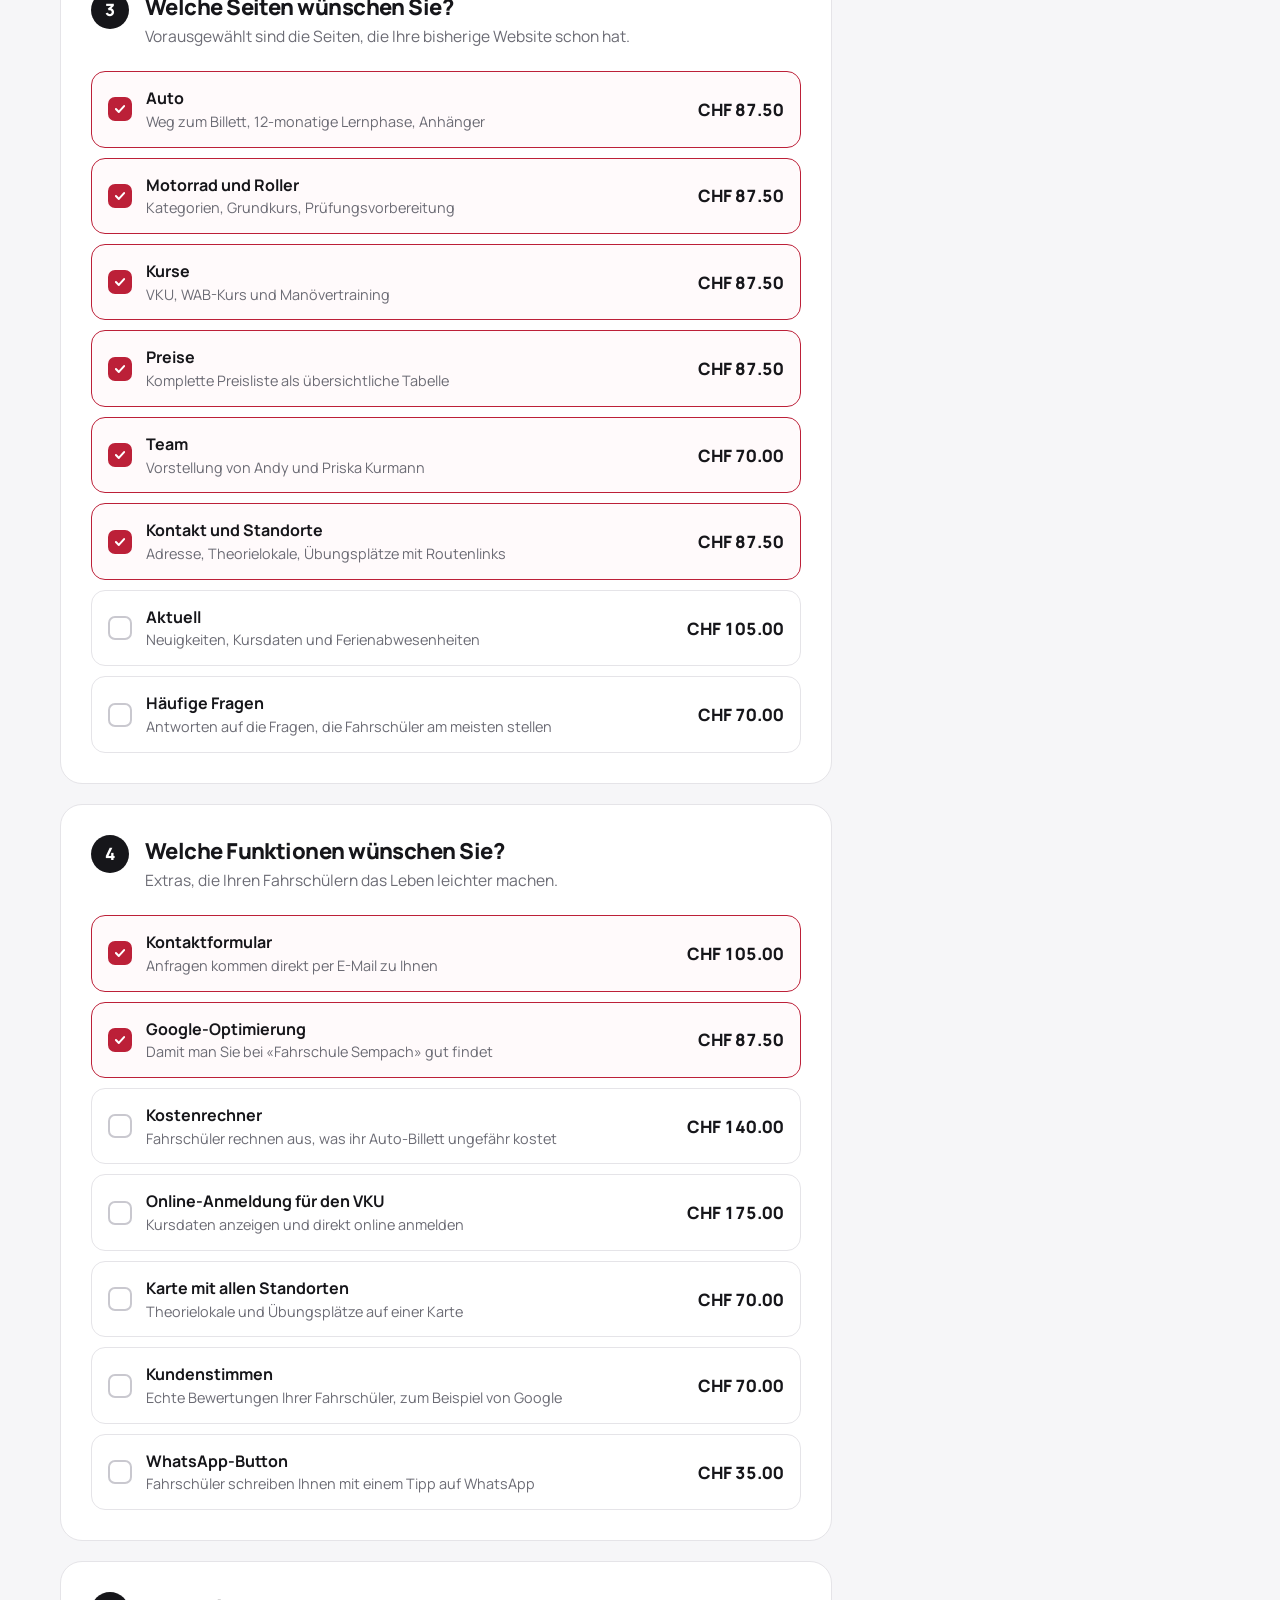
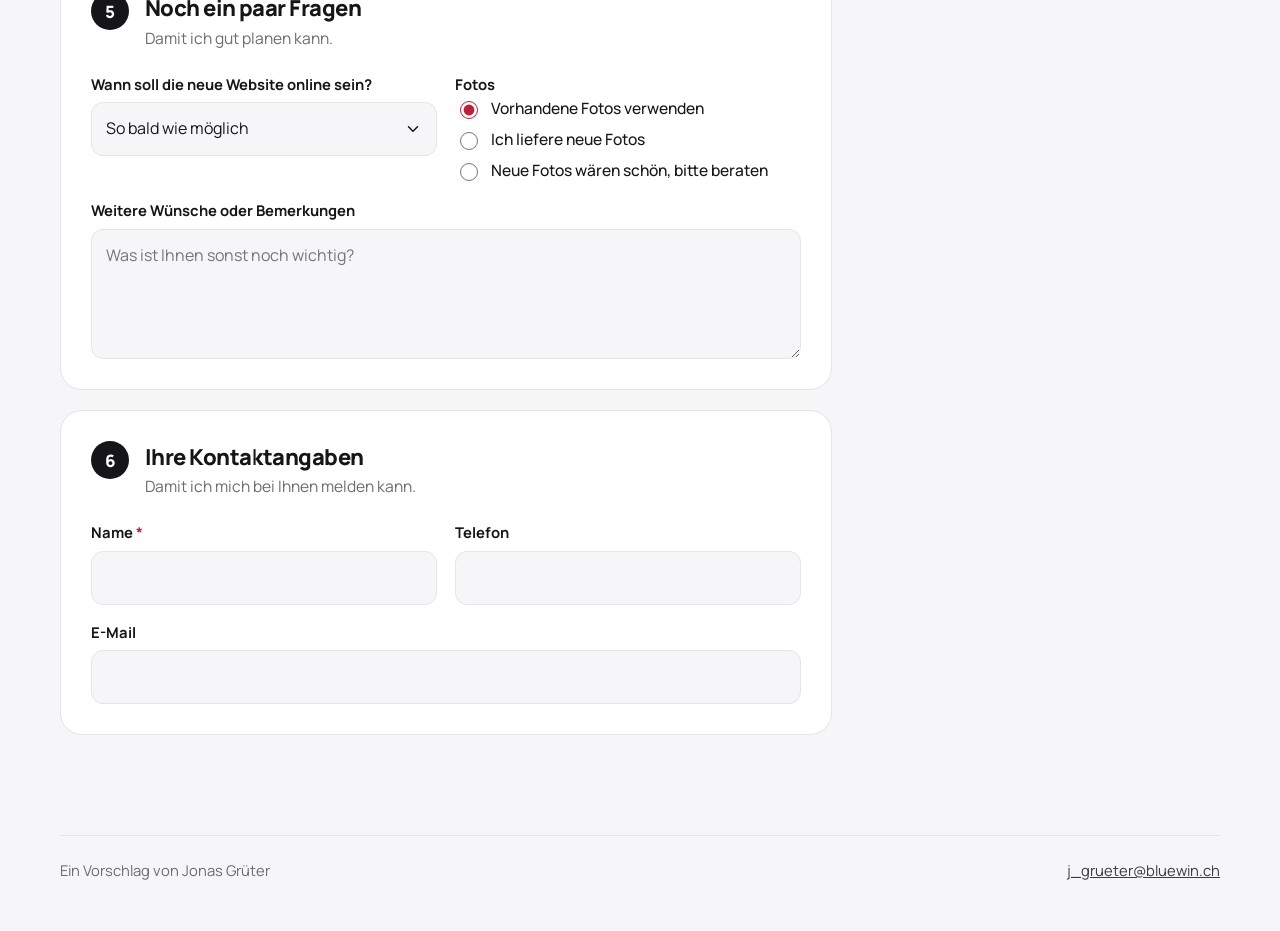
<file: wunschliste/index.html>
<!doctype html>
<html lang="de-CH">
<head>
  <meta charset="utf-8">
  <meta name="viewport" content="width=device-width, initial-scale=1">
  <title>Wunschliste | Neue Website Fahrschule Kurmann</title>
  <meta name="description" content="Wählen Sie Design, Seiten und Funktionen für die neue Website der Fahrschule Kurmann.">
  <meta name="robots" content="noindex, nofollow">
  <meta name="theme-color" content="#bc2038">
  <link rel="icon" href="../favicon.svg" type="image/svg+xml">
  <link rel="preload" href="../assets/fonts/manrope-latin-wght-normal.woff2" as="font" type="font/woff2" crossorigin>
  <link rel="stylesheet" href="../assets/shared/basis.css">
  <link rel="stylesheet" href="style.css">
  <script src="app.js" defer></script>
</head>
<body>
  <!-- Icons: Tabler Icons (MIT), https://tabler.io/icons -->
  <svg xmlns="http://www.w3.org/2000/svg" style="display:none" aria-hidden="true">
    <symbol id="i-arrow-up-right" viewBox="0 0 24 24"><path d="M17 7l-10 10"/><path d="M8 7l9 0l0 9"/></symbol>
    <symbol id="i-check" viewBox="0 0 24 24"><path d="M5 12l5 5l10 -10"/></symbol>
    <symbol id="i-printer" viewBox="0 0 24 24"><path d="M17 17h2a2 2 0 0 0 2 -2v-4a2 2 0 0 0 -2 -2h-14a2 2 0 0 0 -2 2v4a2 2 0 0 0 2 2h2"/><path d="M17 9v-4a2 2 0 0 0 -2 -2h-6a2 2 0 0 0 -2 2v4"/><path d="M7 15a2 2 0 0 1 2 -2h6a2 2 0 0 1 2 2v4a2 2 0 0 1 -2 2h-6a2 2 0 0 1 -2 -2l0 -4"/></symbol>
    <symbol id="i-send" viewBox="0 0 24 24"><path d="M10 14l11 -11"/><path d="M21 3l-6.5 18a.55 .55 0 0 1 -1 0l-3.5 -7l-7 -3.5a.55 .55 0 0 1 0 -1l18 -6.5"/></symbol>
  </svg>

  <header class="top">
    <div class="wrap top-inner">
      <a class="top-brand" href="../">
        <img src="../assets/img/logo.png" alt="Fahrschule Kurmann" width="450" height="124">
        <span>Neue Website</span>
      </a>
      <nav class="top-links" aria-label="Designvorschläge">
        <a href="../">Übersicht</a>
        <a href="../design-a/" target="_blank" rel="noopener">Design A</a>
        <a href="../design-b/" target="_blank" rel="noopener">Design B</a>
      </nav>
    </div>
  </header>

  <main class="wrap">
    <div class="intro">
      <p class="kicker">Wunschliste</p>
      <h1>Ihre Wunschliste für die neue Website</h1>
      <p>Wählen Sie Ihr Lieblingsdesign und die Seiten und Funktionen, die Sie sich wünschen. Der Preis rechnet automatisch mit. Am Schluss senden Sie mir Ihre Auswahl mit einem Klick.</p>
    </div>

    <div class="layout">
      <form class="wish" id="wish" novalidate>

        <!-- 1 Design -->
        <section class="block" aria-labelledby="h-design">
          <div class="block-head">
            <span class="block-no">1</span>
            <div>
              <h2 id="h-design">Welches Design gefällt Ihnen?</h2>
              <p>Mit «Ansehen» öffnet sich das Design in einem neuen Fenster.</p>
            </div>
          </div>
          <div class="designs" id="designs">
            <div class="design">
              <label class="design-pick">
                <input type="radio" name="design" value="Design A: Klar und freundlich">
                <img src="../assets/img/vorschau-a.webp" width="960" height="600" alt="Vorschau Design A">
                <span class="design-text"><strong>Design A</strong><span>Klar und freundlich</span></span>
                <span class="radio" aria-hidden="true"></span>
              </label>
              <a class="design-view" href="../design-a/" target="_blank" rel="noopener">Ansehen <svg class="i" aria-hidden="true"><use href="#i-arrow-up-right"/></svg></a>
            </div>
            <div class="design">
              <label class="design-pick">
                <input type="radio" name="design" value="Design B: Sportlich und markant">
                <img src="../assets/img/vorschau-b.webp" width="960" height="600" alt="Vorschau Design B">
                <span class="design-text"><strong>Design B</strong><span>Sportlich und markant</span></span>
                <span class="radio" aria-hidden="true"></span>
              </label>
              <a class="design-view" href="../design-b/" target="_blank" rel="noopener">Ansehen <svg class="i" aria-hidden="true"><use href="#i-arrow-up-right"/></svg></a>
            </div>
          </div>
          <label class="opt opt-mix">
            <input type="radio" name="design" value="Mischung aus beiden, gerne besprechen">
            <span class="opt-box opt-box-round" aria-hidden="true"></span>
            <span class="opt-text"><strong>Eine Mischung aus beiden</strong><small>Zum Beispiel die Farben von A mit der Startseite von B. Das besprechen wir dann gemeinsam.</small></span>
          </label>
          <p class="error" id="design-error" hidden>Bitte wählen Sie ein Design aus.</p>
        </section>

        <!-- 2 Grundpaket -->
        <section class="block" aria-labelledby="h-base">
          <div class="block-head">
            <span class="block-no">2</span>
            <div>
              <h2 id="h-base">Grundpaket</h2>
              <p>Ist immer dabei, damit die Website sauber funktioniert.</p>
            </div>
          </div>
          <ul class="base" id="base">
            <li data-hours="6"><svg class="i" aria-hidden="true"><use href="#i-check"/></svg><span>Konzept und zwei Designentwürfe</span><span class="cost">CHF 210.00</span></li>
            <li data-hours="4"><svg class="i" aria-hidden="true"><use href="#i-check"/></svg><span>Ausarbeitung des gewählten Designs</span><span class="cost">CHF 140.00</span></li>
            <li data-hours="4"><svg class="i" aria-hidden="true"><use href="#i-check"/></svg><span>Startseite</span><span class="cost">CHF 140.00</span></li>
            <li data-hours="5"><svg class="i" aria-hidden="true"><use href="#i-check"/></svg><span>Texte und Bilder übernehmen und aufbereiten</span><span class="cost">CHF 175.00</span></li>
            <li data-hours="1.5"><svg class="i" aria-hidden="true"><use href="#i-check"/></svg><span>Datenschutz und Impressum</span><span class="cost">CHF 52.50</span></li>
            <li data-hours="3"><svg class="i" aria-hidden="true"><use href="#i-check"/></svg><span>Optimiert für Handy, Tablet und Computer</span><span class="cost">CHF 105.00</span></li>
            <li data-hours="2"><svg class="i" aria-hidden="true"><use href="#i-check"/></svg><span>Aufschalten, Domain und Hosting einrichten</span><span class="cost">CHF 70.00</span></li>
            <li data-hours="3"><svg class="i" aria-hidden="true"><use href="#i-check"/></svg><span>Einführung und eine Korrekturrunde</span><span class="cost">CHF 105.00</span></li>
          </ul>
        </section>

        <!-- 3 Seiten -->
        <section class="block" aria-labelledby="h-pages">
          <div class="block-head">
            <span class="block-no">3</span>
            <div>
              <h2 id="h-pages">Welche Seiten wünschen Sie?</h2>
              <p>Vorausgewählt sind die Seiten, die Ihre bisherige Website schon hat.</p>
            </div>
          </div>
          <div class="opts" data-group="Seiten">
            <label class="opt"><input type="checkbox" name="seite" value="Auto" data-hours="2.5" checked><span class="opt-box" aria-hidden="true"></span><span class="opt-text"><strong>Auto</strong><small>Weg zum Billett, 12-monatige Lernphase, Anhänger</small></span><span class="cost">CHF 87.50</span></label>
            <label class="opt"><input type="checkbox" name="seite" value="Motorrad und Roller" data-hours="2.5" checked><span class="opt-box" aria-hidden="true"></span><span class="opt-text"><strong>Motorrad und Roller</strong><small>Kategorien, Grundkurs, Prüfungsvorbereitung</small></span><span class="cost">CHF 87.50</span></label>
            <label class="opt"><input type="checkbox" name="seite" value="Kurse" data-hours="2.5" checked><span class="opt-box" aria-hidden="true"></span><span class="opt-text"><strong>Kurse</strong><small>VKU, WAB-Kurs und Manövertraining</small></span><span class="cost">CHF 87.50</span></label>
            <label class="opt"><input type="checkbox" name="seite" value="Preise" data-hours="2.5" checked><span class="opt-box" aria-hidden="true"></span><span class="opt-text"><strong>Preise</strong><small>Komplette Preisliste als übersichtliche Tabelle</small></span><span class="cost">CHF 87.50</span></label>
            <label class="opt"><input type="checkbox" name="seite" value="Team" data-hours="2" checked><span class="opt-box" aria-hidden="true"></span><span class="opt-text"><strong>Team</strong><small>Vorstellung von Andy und Priska Kurmann</small></span><span class="cost">CHF 70.00</span></label>
            <label class="opt"><input type="checkbox" name="seite" value="Kontakt und Standorte" data-hours="2.5" checked><span class="opt-box" aria-hidden="true"></span><span class="opt-text"><strong>Kontakt und Standorte</strong><small>Adresse, Theorielokale, Übungsplätze mit Routenlinks</small></span><span class="cost">CHF 87.50</span></label>
            <label class="opt"><input type="checkbox" name="seite" value="Aktuell" data-hours="3"><span class="opt-box" aria-hidden="true"></span><span class="opt-text"><strong>Aktuell</strong><small>Neuigkeiten, Kursdaten und Ferienabwesenheiten</small></span><span class="cost">CHF 105.00</span></label>
            <label class="opt"><input type="checkbox" name="seite" value="Häufige Fragen" data-hours="2"><span class="opt-box" aria-hidden="true"></span><span class="opt-text"><strong>Häufige Fragen</strong><small>Antworten auf die Fragen, die Fahrschüler am meisten stellen</small></span><span class="cost">CHF 70.00</span></label>
          </div>
        </section>

        <!-- 4 Funktionen -->
        <section class="block" aria-labelledby="h-features">
          <div class="block-head">
            <span class="block-no">4</span>
            <div>
              <h2 id="h-features">Welche Funktionen wünschen Sie?</h2>
              <p>Extras, die Ihren Fahrschülern das Leben leichter machen.</p>
            </div>
          </div>
          <div class="opts" data-group="Funktionen">
            <label class="opt"><input type="checkbox" name="funktion" value="Kontaktformular" data-hours="3" checked><span class="opt-box" aria-hidden="true"></span><span class="opt-text"><strong>Kontaktformular</strong><small>Anfragen kommen direkt per E-Mail zu Ihnen</small></span><span class="cost">CHF 105.00</span></label>
            <label class="opt"><input type="checkbox" name="funktion" value="Google-Optimierung" data-hours="2.5" checked><span class="opt-box" aria-hidden="true"></span><span class="opt-text"><strong>Google-Optimierung</strong><small>Damit man Sie bei «Fahrschule Sempach» gut findet</small></span><span class="cost">CHF 87.50</span></label>
            <label class="opt"><input type="checkbox" name="funktion" value="Kostenrechner" data-hours="4"><span class="opt-box" aria-hidden="true"></span><span class="opt-text"><strong>Kostenrechner</strong><small>Fahrschüler rechnen aus, was ihr Auto-Billett ungefähr kostet</small></span><span class="cost">CHF 140.00</span></label>
            <label class="opt"><input type="checkbox" name="funktion" value="Online-Anmeldung VKU" data-hours="5"><span class="opt-box" aria-hidden="true"></span><span class="opt-text"><strong>Online-Anmeldung für den VKU</strong><small>Kursdaten anzeigen und direkt online anmelden</small></span><span class="cost">CHF 175.00</span></label>
            <label class="opt"><input type="checkbox" name="funktion" value="Karte mit Standorten" data-hours="2"><span class="opt-box" aria-hidden="true"></span><span class="opt-text"><strong>Karte mit allen Standorten</strong><small>Theorielokale und Übungsplätze auf einer Karte</small></span><span class="cost">CHF 70.00</span></label>
            <label class="opt"><input type="checkbox" name="funktion" value="Kundenstimmen" data-hours="2"><span class="opt-box" aria-hidden="true"></span><span class="opt-text"><strong>Kundenstimmen</strong><small>Echte Bewertungen Ihrer Fahrschüler, zum Beispiel von Google</small></span><span class="cost">CHF 70.00</span></label>
            <label class="opt"><input type="checkbox" name="funktion" value="WhatsApp-Button" data-hours="1"><span class="opt-box" aria-hidden="true"></span><span class="opt-text"><strong>WhatsApp-Button</strong><small>Fahrschüler schreiben Ihnen mit einem Tipp auf WhatsApp</small></span><span class="cost">CHF 35.00</span></label>
          </div>
        </section>

        <!-- 5 Weitere Angaben -->
        <section class="block" aria-labelledby="h-more">
          <div class="block-head">
            <span class="block-no">5</span>
            <div>
              <h2 id="h-more">Noch ein paar Fragen</h2>
              <p>Damit ich gut planen kann.</p>
            </div>
          </div>
          <div class="fields">
            <div class="field">
              <label for="f-when">Wann soll die neue Website online sein?</label>
              <select id="f-when" name="termin">
                <option>So bald wie möglich</option>
                <option>Bis Ende 2026</option>
                <option>Bis Frühling 2027, vor der Motorradsaison</option>
                <option>Kein fester Termin</option>
              </select>
            </div>
            <fieldset class="field">
              <legend>Fotos</legend>
              <label class="mini"><input type="radio" name="fotos" value="Vorhandene Fotos verwenden" checked> Vorhandene Fotos verwenden</label>
              <label class="mini"><input type="radio" name="fotos" value="Ich liefere neue Fotos"> Ich liefere neue Fotos</label>
              <label class="mini"><input type="radio" name="fotos" value="Neue Fotos wären schön, bitte beraten"> Neue Fotos wären schön, bitte beraten</label>
            </fieldset>
            <div class="field field-full">
              <label for="f-notes">Weitere Wünsche oder Bemerkungen</label>
              <textarea id="f-notes" name="bemerkungen" rows="4" placeholder="Was ist Ihnen sonst noch wichtig?"></textarea>
            </div>
          </div>
        </section>

        <!-- 6 Kontakt -->
        <section class="block" aria-labelledby="h-contact">
          <div class="block-head">
            <span class="block-no">6</span>
            <div>
              <h2 id="h-contact">Ihre Kontaktangaben</h2>
              <p>Damit ich mich bei Ihnen melden kann.</p>
            </div>
          </div>
          <div class="fields">
            <div class="field">
              <label for="f-name">Name <span class="req" aria-hidden="true">*</span></label>
              <input id="f-name" name="name" type="text" autocomplete="name" required>
            </div>
            <div class="field">
              <label for="f-phone">Telefon</label>
              <input id="f-phone" name="telefon" type="tel" autocomplete="tel">
            </div>
            <div class="field field-full">
              <label for="f-mail">E-Mail</label>
              <input id="f-mail" name="email" type="email" autocomplete="email">
            </div>
          </div>
        </section>
      </form>

      <aside class="summary" id="summary" aria-labelledby="h-summary">
        <h2 id="h-summary">Ihre Auswahl</h2>
        <dl class="sum-lines">
          <div><dt>Design</dt><dd id="s-design" class="sum-design">noch nicht gewählt</dd></div>
          <div><dt>Grundpaket</dt><dd id="s-base">CHF 997.50</dd></div>
          <div><dt>Seiten <span id="s-pages-n">(6)</span></dt><dd id="s-pages">CHF 507.50</dd></div>
          <div><dt>Funktionen <span id="s-feat-n">(2)</span></dt><dd id="s-feat">CHF 192.50</dd></div>
        </dl>
        <div class="sum-total">
          <span>Total</span>
          <strong id="s-total">CHF 1’697.50</strong>
        </div>
        <p class="sum-hours"><span id="s-hours">48.5</span> Stunden à CHF 35</p>
        <div class="sum-actions no-print">
          <button class="btn btn-red btn-block" type="submit" form="wish">Auswahl senden <svg class="i" aria-hidden="true"><use href="#i-send"/></svg></button>
          <button class="btn btn-line btn-block" type="button" id="print"><svg class="i" aria-hidden="true"><use href="#i-printer"/></svg> Drucken oder als PDF</button>
        </div>
        <div class="status" id="status" role="status" aria-live="polite" hidden></div>
        <p class="sum-note">Die Preise entsprechen meiner Offerte. Zusätzliche Wünsche berechne ich zum gleichen Stundenansatz.</p>
        <p class="sum-note">Beim Senden werden Ihre Angaben über den Dienst Web3Forms per E-Mail an mich übermittelt und nur für dieses Projekt verwendet.</p>
      </aside>
    </div>
  </main>

  <div class="mbar no-print">
    <span>Total <strong id="m-total">CHF 1’697.50</strong></span>
    <a class="btn btn-red" href="#summary">Zur Auswahl</a>
  </div>

  <footer class="foot">
    <div class="wrap foot-inner">
      <span>Ein Vorschlag von Jonas Grüter</span>
      <a data-mail href="#">E-Mail an Jonas Grüter</a>
    </div>
  </footer>
</body>
</html>
</file>
<file: assets/shared/basis.css>
/* Übersicht und Wunschliste: neutrales Grund-Design für die Präsentation */

@font-face {
  font-family: "Manrope";
  src: url("../fonts/manrope-latin-wght-normal.woff2") format("woff2");
  font-weight: 200 800; font-display: swap;
  unicode-range: U+0000-00FF, U+0131, U+0152-0153, U+02BB-02BC, U+02C6, U+02DA, U+02DC, U+0304, U+0308, U+0329, U+2000-206F, U+20AC, U+2122, U+2191, U+2193, U+2212, U+2215, U+FEFF, U+FFFD;
}
@font-face {
  font-family: "Manrope";
  src: url("../fonts/manrope-latin-ext-wght-normal.woff2") format("woff2");
  font-weight: 200 800; font-display: swap;
  unicode-range: U+0100-02BA, U+02BD-02C5, U+02C7-02CC, U+02CE-02D7, U+02DD-02FF, U+1E00-1E9F, U+20A0-20AB, U+20AD-20C0, U+2113, U+2C60-2C7F, U+A720-A7FF;
}

:root {
  --ink: #16161a;
  --ink-2: #3b3b42;
  --muted: #6b6b74;
  --line: #e5e4e8;
  --bg: #f6f6f8;
  --white: #fff;
  --soft: #efeff3;
  --red: #bc2038;
  --red-dark: #9a1a2e;
  --red-soft: #fbedef;
  --green: #1f7a4a;
  --green-soft: #e8f5ee;
  --r-lg: 22px;
  --r: 14px;
  --shadow: 0 1px 2px rgb(22 22 26 / 5%), 0 10px 30px rgb(22 22 26 / 7%);
  --wrap: 1160px;
  --gut: 24px;
}

*, *::before, *::after { box-sizing: border-box; }
html { -webkit-text-size-adjust: 100%; }
body {
  margin: 0; background: var(--bg); color: var(--ink);
  font: 400 1.0625rem/1.6 "Manrope", ui-sans-serif, system-ui, -apple-system, "Segoe UI", Roboto, Arial, sans-serif;
  -webkit-font-smoothing: antialiased;
}
img { display: block; max-width: 100%; height: auto; }
a { color: var(--red); }
h1, h2, h3 { margin: 0; font-weight: 800; line-height: 1.15; letter-spacing: -0.025em; }
p { margin: 0 0 1em; }
p:last-child { margin-bottom: 0; }
ul, ol { margin: 0; padding: 0; list-style: none; }
:focus-visible { outline: 3px solid var(--red); outline-offset: 3px; border-radius: 6px; }
.i { width: 1.2em; height: 1.2em; flex: none; fill: none; stroke: currentColor; stroke-width: 2; stroke-linecap: round; stroke-linejoin: round; }
.wrap { width: 100%; max-width: calc(var(--wrap) + 2 * var(--gut)); margin: 0 auto; padding: 0 var(--gut); }

/* Kopfzeile */
.top { background: var(--white); border-bottom: 1px solid var(--line); }
.top-inner { display: flex; align-items: center; justify-content: space-between; gap: 20px; min-height: 72px; flex-wrap: wrap; }
.top-brand { display: flex; align-items: center; gap: 14px; text-decoration: none; color: var(--ink); }
.top-brand img { width: 118px; }
.top-brand span { padding-left: 14px; border-left: 1px solid var(--line); font-size: .9rem; font-weight: 700; color: var(--muted); }
.top-links { display: flex; gap: 6px; flex-wrap: wrap; }
.top-links a { padding: 8px 14px; border-radius: 999px; color: var(--ink-2); font-weight: 600; font-size: .925rem; text-decoration: none; }
.top-links a:hover { background: var(--soft); color: var(--ink); }

/* Buttons */
.btn {
  display: inline-flex; align-items: center; justify-content: center; gap: .55em;
  padding: .9em 1.35em; border-radius: 999px; border: 2px solid transparent;
  font: inherit; font-weight: 700; font-size: 1rem; line-height: 1.2; text-decoration: none; cursor: pointer;
  transition: background-color .2s, color .2s, border-color .2s, transform .2s;
}
.btn:hover { transform: translateY(-1px); }
.btn-red { background: var(--red); color: #fff; }
.btn-red:hover { background: var(--red-dark); color: #fff; }
.btn-dark { background: var(--ink); color: #fff; }
.btn-dark:hover { background: #000; color: #fff; }
.btn-line { border-color: var(--line); background: var(--white); color: var(--ink); }
.btn-line:hover { border-color: var(--ink); color: var(--ink); }
.btn-block { width: 100%; }

.kicker { display: inline-flex; align-items: center; gap: 10px; margin-bottom: 14px; color: var(--red); font-size: .8125rem; font-weight: 800; letter-spacing: .12em; text-transform: uppercase; }
.kicker::before { content: ""; width: 22px; height: 3px; border-radius: 3px; background: currentColor; }
.chips { display: flex; flex-wrap: wrap; gap: 8px; }
.chips li { padding: 5px 12px; border-radius: 999px; background: var(--soft); font-size: .85rem; font-weight: 700; color: var(--ink-2); }

.foot { padding: 40px 0 48px; color: var(--muted); font-size: .925rem; }
.foot-inner { display: flex; justify-content: space-between; gap: 16px; flex-wrap: wrap; padding-top: 24px; background: linear-gradient(var(--line), var(--line)) no-repeat top center / calc(100% - 2 * var(--gut)) 1px; }
.foot a { color: var(--ink-2); }

@media (max-width: 640px) {
  :root { --gut: 16px; }
  body { font-size: 1rem; }
  .top-brand span { display: none; }
}

@media print {
  body { background: #fff; }
  .top-links, .no-print { display: none !important; }
}
</file>
<file: design-a/style.css>
/* Design A: Klar und freundlich */

@font-face {
  font-family: "Manrope";
  src: url("../assets/fonts/manrope-latin-wght-normal.woff2") format("woff2");
  font-weight: 200 800; font-display: swap;
  unicode-range: U+0000-00FF, U+0131, U+0152-0153, U+02BB-02BC, U+02C6, U+02DA, U+02DC, U+0304, U+0308, U+0329, U+2000-206F, U+20AC, U+2122, U+2191, U+2193, U+2212, U+2215, U+FEFF, U+FFFD;
}
@font-face {
  font-family: "Manrope";
  src: url("../assets/fonts/manrope-latin-ext-wght-normal.woff2") format("woff2");
  font-weight: 200 800; font-display: swap;
  unicode-range: U+0100-02BA, U+02BD-02C5, U+02C7-02CC, U+02CE-02D7, U+02DD-02FF, U+1E00-1E9F, U+20A0-20AB, U+20AD-20C0, U+2113, U+2C60-2C7F, U+A720-A7FF;
}

:root {
  --ink: #171614;
  --ink-2: #3a3936;
  --muted: #6a6762;
  --line: #e7e3dd;
  --bg: #fbfaf8;
  --white: #fff;
  --sand: #f3f0eb;
  --red: #bc2038;
  --red-dark: #9a1a2e;
  --red-soft: #fbedef;
  --blue: #1d5bbf;
  --r-xl: 30px;
  --r-lg: 22px;
  --r: 14px;
  --shadow: 0 1px 2px rgb(23 22 20 / 5%), 0 12px 32px rgb(23 22 20 / 7%);
  --shadow-lg: 0 2px 6px rgb(23 22 20 / 6%), 0 28px 64px rgb(23 22 20 / 14%);
  --wrap: 1180px;
  --gut: 24px;
  --head-h: 78px;
}

*, *::before, *::after { box-sizing: border-box; }
html { -webkit-text-size-adjust: 100%; scroll-behavior: smooth; }
body {
  margin: 0; background: var(--bg); color: var(--ink);
  font: 400 1.0625rem/1.6 "Manrope", ui-sans-serif, system-ui, -apple-system, "Segoe UI", Roboto, Arial, sans-serif;
  -webkit-font-smoothing: antialiased;
}
img { display: block; max-width: 100%; height: auto; }
a { color: var(--red); }
h1, h2, h3 { margin: 0; font-weight: 800; line-height: 1.12; letter-spacing: -0.025em; }
p { margin: 0 0 1em; }
p:last-child { margin-bottom: 0; }
ul, ol { margin: 0; padding: 0; list-style: none; }
:focus-visible { outline: 3px solid var(--red); outline-offset: 3px; border-radius: 6px; }

.i { width: 1.2em; height: 1.2em; flex: none; fill: none; stroke: currentColor; stroke-width: 2; stroke-linecap: round; stroke-linejoin: round; }
.wrap { width: 100%; max-width: calc(var(--wrap) + 2 * var(--gut)); margin: 0 auto; padding: 0 var(--gut); }

/* Buttons */
.btn {
  display: inline-flex; align-items: center; justify-content: center; gap: .55em;
  padding: .85em 1.3em; border-radius: 999px; border: 2px solid transparent;
  font: inherit; font-weight: 700; font-size: 1rem; line-height: 1.2; text-decoration: none; cursor: pointer;
  transition: background-color .2s, color .2s, border-color .2s, box-shadow .2s, transform .2s;
}
.btn:hover { transform: translateY(-1px); }
.btn-lg { padding: 1.05em 1.65em; }
.btn-red { background: var(--red); color: #fff; box-shadow: 0 8px 22px rgb(188 32 56 / 28%); }
.btn-red:hover { background: var(--red-dark); color: #fff; }
.btn-line { border-color: var(--ink); color: var(--ink); }
.btn-line:hover { background: var(--ink); color: #fff; }
.btn-dark { background: var(--ink); color: #fff; }
.btn-dark:hover { background: #000; color: #fff; }
.btn-white { background: #fff; color: var(--red); }
.btn-white:hover { background: var(--ink); color: #fff; }
.btn-ghost-white { border-color: rgb(255 255 255 / 70%); color: #fff; }
.btn-ghost-white:hover { background: #fff; color: var(--red); }

/* Header */
.header {
  position: sticky; top: 0; z-index: 50;
  background: rgb(251 250 248 / 86%);
  backdrop-filter: saturate(180%) blur(14px); -webkit-backdrop-filter: saturate(180%) blur(14px);
  border-bottom: 1px solid transparent; transition: border-color .25s, box-shadow .25s;
}
.header.is-scrolled { border-bottom-color: var(--line); box-shadow: 0 6px 24px rgb(23 22 20 / 5%); }
.header-inner { display: flex; align-items: center; justify-content: space-between; gap: 24px; height: var(--head-h); }
.logo img { width: 156px; }
.nav { display: flex; align-items: center; gap: 22px; }
.nav ul { display: flex; gap: 2px; }
.nav ul a {
  display: block; padding: 9px 13px; border-radius: 999px;
  color: var(--ink-2); font-weight: 600; font-size: .95rem; text-decoration: none;
  transition: background-color .2s, color .2s;
}
.nav ul a:hover { background: var(--sand); color: var(--ink); }
.nav-call { padding: .7em 1.15em; font-size: .95rem; }
.burger { display: none; width: 46px; height: 46px; border: 1px solid var(--line); border-radius: 14px; background: #fff; cursor: pointer; position: relative; }
.burger span { position: absolute; left: 13px; right: 13px; height: 2px; border-radius: 2px; background: var(--ink); transition: transform .25s, top .25s; }
.burger span:first-child { top: 18px; }
.burger span:last-child { top: 26px; }
.burger[aria-expanded="true"] span:first-child { top: 22px; transform: rotate(45deg); }
.burger[aria-expanded="true"] span:last-child { top: 22px; transform: rotate(-45deg); }

/* Hero */
.hero { position: relative; overflow: hidden; padding: 56px 0 0; }
.hero::before {
  content: ""; position: absolute; z-index: -1; right: -15%; top: -30%; width: 75%; height: 150%;
  background: radial-gradient(closest-side, rgb(188 32 56 / 9%), transparent 72%);
}
.hero-grid { display: grid; grid-template-columns: 1.05fr 1fr; gap: 60px; align-items: center; }
.pill {
  display: inline-flex; align-items: center; gap: 10px; margin-bottom: 24px;
  padding: 7px 15px 7px 11px; border-radius: 999px; background: #fff; border: 1px solid var(--line);
  font-size: .875rem; font-weight: 700; color: var(--ink-2);
}
.pill-dot { width: 9px; height: 9px; border-radius: 50%; background: var(--red); box-shadow: 0 0 0 4px var(--red-soft); }
.hero h1 { font-size: clamp(2.6rem, 5.4vw, 4.5rem); line-height: 1.03; letter-spacing: -0.04em; margin-bottom: 30px; }
.swoosh { position: relative; color: var(--red); white-space: nowrap; }
.swoosh::after {
  content: ""; position: absolute; left: -3%; right: -5%; bottom: -.17em; height: .32em;
  background: url("data:image/svg+xml,%3Csvg xmlns='http://www.w3.org/2000/svg' viewBox='0 0 200 20' preserveAspectRatio='none'%3E%3Cpath d='M2 17 C 50 4, 120 1, 198 6' fill='none' stroke='%23bc2038' stroke-width='4' stroke-linecap='round'/%3E%3C/svg%3E") no-repeat center / 100% 100%;
}
.lead { font-size: clamp(1.125rem, 1.6vw, 1.3rem); color: var(--ink-2); max-width: 32em; margin-bottom: 34px; }
.hero-cta { display: flex; flex-wrap: wrap; gap: 12px; }
.hero-visual { position: relative; }
.hero-photo { width: 100%; aspect-ratio: 4 / 3; object-fit: cover; border-radius: var(--r-xl); box-shadow: var(--shadow-lg); }
.l-plate {
  position: absolute; top: -18px; right: 30px; display: grid; place-items: center;
  width: 64px; height: 64px; border-radius: 10px; border: 3px solid #fff; box-shadow: var(--shadow);
  background: var(--blue); color: #fff; font-size: 2.6rem; font-weight: 800; line-height: 1; transform: rotate(8deg);
}
.price-badge {
  position: absolute; left: -30px; bottom: 34px; display: flex; flex-direction: column;
  padding: 16px 22px; border-radius: 18px; background: #fff; box-shadow: var(--shadow-lg);
}
.price-badge span { font-size: .78rem; font-weight: 800; letter-spacing: .07em; text-transform: uppercase; color: var(--muted); }
.price-badge strong { font-size: 1.9rem; letter-spacing: -0.02em; line-height: 1.2; }
.price-badge small { font-size: .875rem; color: var(--muted); }

.trust {
  display: grid; grid-template-columns: repeat(4, 1fr); gap: 0;
  margin-top: 64px; padding: 8px; border-radius: var(--r-lg); background: #fff; border: 1px solid var(--line); box-shadow: var(--shadow);
}
.trust li { display: flex; align-items: center; gap: 14px; padding: 18px 20px; }
.trust li + li { border-left: 1px solid var(--line); }
.trust-ico { display: grid; place-items: center; width: 46px; height: 46px; flex: none; border-radius: 14px; background: var(--red-soft); color: var(--red); }
.trust-ico .i { width: 24px; height: 24px; }
.trust strong { display: block; font-size: 1rem; }
.trust div span { display: block; font-size: .875rem; color: var(--muted); }

/* Sections */
.sec { padding: 104px 0; }
.sec-sand { background: var(--sand); }
.head { max-width: 660px; margin-bottom: 48px; }
.head > p:not(.kicker) { color: var(--muted); font-size: 1.125rem; }
.head-row { max-width: none; display: flex; align-items: flex-end; justify-content: space-between; gap: 24px; flex-wrap: wrap; }
.kicker {
  display: inline-flex; align-items: center; gap: 10px; margin-bottom: 14px;
  color: var(--red); font-size: .8125rem; font-weight: 800; letter-spacing: .12em; text-transform: uppercase;
}
.kicker::before { content: ""; width: 22px; height: 3px; border-radius: 3px; background: currentColor; }
h2 { font-size: clamp(2rem, 3.6vw, 2.9rem); letter-spacing: -0.03em; margin-bottom: 16px; }
.head-row h2 { margin-bottom: 0; }
.muted { color: var(--muted); font-size: 1.125rem; }
.text-link { display: inline-flex; align-items: center; gap: 8px; font-weight: 700; text-decoration: none; }
.text-link .i { transition: transform .2s; }
.text-link:hover .i { transform: translateX(4px); }

/* Angebot */
.offer { display: grid; grid-template-columns: repeat(3, 1fr); gap: 22px; }
.card {
  display: flex; flex-direction: column; padding: 32px 30px; border-radius: var(--r-lg);
  background: #fff; border: 1px solid var(--line); color: var(--ink); text-decoration: none;
  transition: transform .25s, box-shadow .25s, border-color .25s;
}
.card:hover { transform: translateY(-5px); box-shadow: var(--shadow-lg); border-color: transparent; color: var(--ink); }
.card-ico { display: grid; place-items: center; width: 58px; height: 58px; margin-bottom: 24px; border-radius: 18px; background: var(--red-soft); color: var(--red); transition: background-color .25s, color .25s; }
.card-ico .i { width: 30px; height: 30px; }
.card:hover .card-ico { background: var(--red); color: #fff; }
.card-cat { font-size: .8125rem; font-weight: 700; color: var(--muted); }
.card h3 { font-size: 1.5rem; margin: 4px 0 12px; }
.card p { color: var(--ink-2); font-size: 1rem; }
.ticks { display: grid; gap: 8px; margin: 8px 0 26px; flex: 1; align-content: start; }
.ticks li { position: relative; padding-left: 26px; font-size: .95rem; font-weight: 600; }
.ticks li::before {
  content: ""; position: absolute; left: 0; top: .3em; width: 16px; height: 16px; border-radius: 50%;
  background: var(--red) url("data:image/svg+xml,%3Csvg xmlns='http://www.w3.org/2000/svg' viewBox='0 0 24 24' fill='none' stroke='white' stroke-width='3.5' stroke-linecap='round' stroke-linejoin='round'%3E%3Cpath d='M5 12l5 5l9 -10'/%3E%3C/svg%3E") no-repeat center / 10px;
}
.card-link { display: inline-flex; align-items: center; gap: 8px; color: var(--red); font-weight: 700; }
.card-link .i { transition: transform .2s; }
.card:hover .card-link .i { transform: translateX(4px); }

/* Ablauf */
.steps { position: relative; display: grid; grid-template-columns: repeat(5, 1fr); gap: 20px; counter-reset: none; }
.steps::before {
  content: ""; position: absolute; left: 10%; right: 10%; top: 27px; height: 4px;
  background: repeating-linear-gradient(to right, var(--ink) 0 18px, transparent 18px 32px);
  opacity: .18;
}
.steps li { position: relative; text-align: center; padding: 0 6px; }
.step-no {
  position: relative; display: grid; place-items: center; width: 58px; height: 58px; margin: 0 auto 20px;
  border-radius: 50%; background: var(--red); color: #fff; font-size: 1.25rem; font-weight: 800;
  box-shadow: 0 0 0 8px var(--sand), 0 10px 24px rgb(188 32 56 / 30%);
}
.step-goal { background: var(--ink); box-shadow: 0 0 0 8px var(--sand), 0 10px 24px rgb(23 22 20 / 25%); }
.step-goal .i { width: 26px; height: 26px; }
.steps h3 { font-size: 1.125rem; margin-bottom: 6px; }
.steps p { color: var(--muted); font-size: .95rem; }

/* Motorrad */
.split { display: grid; grid-template-columns: 1fr 1.05fr; gap: 72px; align-items: center; }
.split-media { position: relative; margin: 0; }
.split-media img { width: 100%; aspect-ratio: 5 / 5.4; object-fit: cover; border-radius: var(--r-xl); box-shadow: var(--shadow-lg); }
.split-media figcaption {
  position: absolute; left: 20px; right: 20px; bottom: 20px;
  display: flex; align-items: center; gap: 10px; padding: 14px 18px; border-radius: 16px;
  background: rgb(255 255 255 / 94%); backdrop-filter: blur(8px); -webkit-backdrop-filter: blur(8px);
  font-weight: 700; font-size: .95rem;
}
.split-media figcaption .i { color: var(--red); }
.cats { display: grid; grid-template-columns: 1fr 1fr; gap: 12px; margin: 28px 0 32px; }
.cats li { display: flex; align-items: center; gap: 14px; padding: 14px 16px; border-radius: var(--r); background: #fff; border: 1px solid var(--line); }
.cat-code { display: grid; place-items: center; min-width: 44px; height: 34px; padding: 0 8px; border-radius: 9px; background: var(--ink); color: #fff; font-weight: 800; font-size: .95rem; }
.cats strong { display: block; font-size: .975rem; color: var(--red); }
.cats span:not(.cat-code) { display: block; font-size: .9rem; color: var(--ink-2); }

/* Preise */
.prices { display: grid; grid-template-columns: repeat(3, 1fr); gap: 22px; }
.price { display: flex; flex-direction: column; padding: 30px; border-radius: var(--r-lg); background: #fff; border: 1px solid var(--line); }
.price-ico { display: grid; place-items: center; width: 46px; height: 46px; margin-bottom: 22px; border-radius: 14px; background: var(--sand); color: var(--red); }
.price-ico .i { width: 24px; height: 24px; }
.price-name { font-weight: 700; color: var(--ink-2); }
.price strong { font-size: 2.6rem; letter-spacing: -0.03em; line-height: 1.15; margin: 4px 0; }
.price-note { font-size: .925rem; color: var(--muted); }
.pay { display: flex; align-items: center; gap: 12px; margin-top: 28px; padding: 18px 22px; border-radius: var(--r); background: #fff; border: 1px dashed #d6d1c9; color: var(--ink-2); }
.pay .i { color: var(--red); width: 24px; height: 24px; }

/* Team */
.team { display: grid; grid-template-columns: 1fr 1.25fr; gap: 64px; align-items: center; }
.people { display: grid; gap: 18px; }
.person { display: flex; align-items: center; gap: 22px; padding: 18px; border-radius: var(--r-lg); background: #fff; border: 1px solid var(--line); box-shadow: var(--shadow); }
.person img, .person-initials { width: 112px; height: 112px; flex: none; border-radius: 18px; object-fit: cover; object-position: center 20%; }
.person-initials { display: grid; place-items: center; background: linear-gradient(140deg, #d8354e, var(--red-dark)); color: #fff; font-size: 2.2rem; font-weight: 800; letter-spacing: -0.03em; }
.person h3 { font-size: 1.25rem; margin-bottom: 2px; }
.person p { color: var(--muted); font-size: .95rem; margin-bottom: 8px; }
.person a { display: inline-flex; align-items: center; gap: 8px; color: var(--ink); font-weight: 700; text-decoration: none; }
.person a .i { color: var(--red); width: 18px; height: 18px; }
.person a:hover { color: var(--red); }

/* CTA */
.sec-cta { padding-top: 0; }
.cta {
  position: relative; overflow: hidden;
  display: flex; align-items: center; justify-content: space-between; gap: 32px; flex-wrap: wrap;
  padding: 56px 60px; border-radius: var(--r-xl);
  background: linear-gradient(120deg, var(--red) 0%, #a81b31 100%); color: #fff;
}
.cta::after {
  content: ""; position: absolute; right: 0; top: 0; width: 52%; height: 100%; pointer-events: none;
  background: url("data:image/svg+xml,%3Csvg xmlns='http://www.w3.org/2000/svg' viewBox='0 0 400 200' preserveAspectRatio='none'%3E%3Cpath d='M20 215 C 130 90, 260 30, 420 34' fill='none' stroke='white' stroke-opacity='.13' stroke-width='16' stroke-linecap='round'/%3E%3C/svg%3E") no-repeat center / 100% 100%;
}
.cta h2 { color: #fff; margin-bottom: 8px; }
.cta p { color: rgb(255 255 255 / 85%); font-size: 1.125rem; }
.cta-actions { position: relative; z-index: 1; display: flex; flex-wrap: wrap; gap: 12px; }

/* Footer */
.footer { background: var(--ink); color: rgb(255 255 255 / 70%); padding: 72px 0 110px; font-size: .975rem; } /* unten Platz für die Vorschau-Leiste */
.footer-grid { display: grid; grid-template-columns: 1.4fr 1fr 1fr 1fr; gap: 40px; }
.footer-logo { width: 170px; margin-bottom: 18px; }
.footer h3 { color: #fff; font-size: 1rem; letter-spacing: 0; margin-bottom: 14px; }
.footer a { color: rgb(255 255 255 / 86%); text-decoration: none; }
.footer a:hover { color: #fff; text-decoration: underline; }
.footer ul { display: grid; gap: 8px; }
.partners { display: flex; flex-wrap: wrap; gap: 10px; }
.partners span { display: grid; place-items: center; width: 108px; height: 74px; padding: 10px; border-radius: 12px; background: #fff; }
.partners img { max-height: 54px; width: auto; }
.footer-bottom { position: relative; display: flex; justify-content: space-between; flex-wrap: wrap; gap: 12px; margin-top: 56px; padding-top: 24px; font-size: .9rem; }
.footer-bottom::before { content: ""; position: absolute; top: 0; left: var(--gut); right: var(--gut); height: 1px; background: rgb(255 255 255 / 12%); }
.footer-bottom a + a { margin-left: 18px; }

/* Einblenden */
.js .reveal { opacity: 0; transform: translateY(18px); transition: opacity .6s ease, transform .6s ease; }
.js .reveal.is-visible { opacity: 1; transform: none; }

/* Responsive */
@media (max-width: 1080px) {
  .burger { display: block; }
  .nav {
    position: fixed; inset: var(--head-h) 0 auto 0; flex-direction: column; align-items: stretch; gap: 14px;
    padding: 14px var(--gut) 24px; background: var(--bg); border-bottom: 1px solid var(--line); box-shadow: 0 24px 40px rgb(23 22 20 / 10%);
    opacity: 0; visibility: hidden; transform: translateY(-8px); transition: opacity .2s, transform .2s, visibility .2s;
  }
  .nav.is-open { opacity: 1; visibility: visible; transform: none; }
  .nav ul { flex-direction: column; }
  .nav ul a { padding: 14px 12px; font-size: 1.125rem; border-radius: 12px; }
  .nav-call { padding: 1em; }
  .trust { grid-template-columns: 1fr 1fr; }
  .trust li:nth-child(3) { border-left: 0; }
  .trust li:nth-child(n+3) { border-top: 1px solid var(--line); }
  .offer, .prices { grid-template-columns: 1fr 1fr; }
  .offer .card:last-child { grid-column: 1 / -1; }
  .steps { grid-template-columns: repeat(3, 1fr); row-gap: 40px; }
  .steps::before { display: none; }
  .split, .team { gap: 48px; }
  .footer-grid { grid-template-columns: 1fr 1fr; }
}

@media (max-width: 860px) {
  .hero { padding-top: 32px; }
  .hero-grid, .split, .team { grid-template-columns: 1fr; }
  .hero-grid { gap: 48px; }
  .price-badge { left: 16px; bottom: 16px; padding: 12px 16px; }
  .price-badge strong { font-size: 1.45rem; }
  .split-media img { aspect-ratio: 4 / 3; }
  .prices { grid-template-columns: 1fr; }
}

@media (max-width: 640px) {
  :root { --gut: 16px; --head-h: 66px; }
  body { font-size: 1rem; }
  .logo img { width: 130px; }
  .sec { padding: 72px 0; }
  .hero h1 { font-size: clamp(2.35rem, 10.5vw, 3rem); }
  .hero-cta .btn { flex: 1 1 100%; }
  .l-plate { width: 52px; height: 52px; font-size: 2.1rem; right: 18px; top: -14px; }
  .trust { grid-template-columns: 1fr; margin-top: 44px; }
  .trust li + li { border-left: 0; border-top: 1px solid var(--line); }
  .offer, .cats { grid-template-columns: 1fr; }
  .offer .card:last-child { grid-column: auto; }
  .card { padding: 26px 22px; }
  .steps { grid-template-columns: 1fr; row-gap: 0; }
  .steps li { display: grid; grid-template-columns: 58px 1fr; column-gap: 18px; text-align: left; padding: 0 0 26px; }
  .steps li:not(:last-child)::after { content: ""; position: absolute; left: 28px; top: 66px; bottom: 6px; width: 2px; background: repeating-linear-gradient(to bottom, rgb(23 22 20 / 22%) 0 8px, transparent 8px 16px); }
  .step-no { grid-row: span 2; margin: 0; }
  .steps h3 { align-self: end; margin-top: 4px; }
  .person { gap: 16px; padding: 14px; }
  .person img, .person-initials { width: 88px; height: 88px; }
  .cta { padding: 36px 24px; }
  .cta-actions .btn { flex: 1 1 100%; }
  .footer-grid { grid-template-columns: 1fr; gap: 30px; }
}

@media (prefers-reduced-motion: reduce) {
  html { scroll-behavior: auto; }
  *, *::before, *::after { transition-duration: .01ms !important; }
  .js .reveal { opacity: 1; transform: none; }
}
</file>
<file: assets/shared/vorschau.css>
/* Vorschau-Leiste: gehört nicht zum Design, nur zur Präsentation der Vorschläge */

.vz-bar {
  position: fixed; left: 50%; bottom: 18px; z-index: 1000;
  transform: translateX(-50%);
  display: flex; align-items: center; gap: 6px;
  padding: 6px;
  border-radius: 999px;
  background: rgb(20 20 22 / 92%);
  backdrop-filter: blur(12px); -webkit-backdrop-filter: blur(12px);
  box-shadow: 0 12px 40px rgb(0 0 0 / 28%), 0 0 0 1px rgb(255 255 255 / 8%);
  font: 600 14px/1.2 system-ui, -apple-system, "Segoe UI", Roboto, Arial, sans-serif;
  color: #fff;
  -webkit-font-smoothing: antialiased;
}
.vz-bar a {
  display: inline-flex; align-items: center; gap: 6px;
  padding: 9px 14px; border-radius: 999px;
  color: rgb(255 255 255 / 82%); text-decoration: none; white-space: nowrap;
  transition: background-color .2s, color .2s;
}
.vz-bar a:hover { background: rgb(255 255 255 / 10%); color: #fff; }
.vz-bar a[aria-current="page"] { background: #fff; color: #141416; }
.vz-bar .vz-label { padding: 0 6px 0 10px; color: rgb(255 255 255 / 55%); font-weight: 500; white-space: nowrap; }
.vz-bar .vz-sep { width: 1px; height: 22px; background: rgb(255 255 255 / 16%); margin: 0 2px; }
.vz-bar .vz-cta { background: #bc2038; color: #fff; }
.vz-bar .vz-cta:hover { background: #9a1a2e; }
.vz-bar a:focus-visible { outline: 2px solid #fff; outline-offset: 2px; }

.vz-toast {
  position: fixed; left: 50%; bottom: 84px; z-index: 1001;
  transform: translate(-50%, 12px); opacity: 0; pointer-events: none;
  max-width: calc(100vw - 32px);
  padding: 12px 18px; border-radius: 14px;
  background: #141416; color: #fff;
  box-shadow: 0 12px 40px rgb(0 0 0 / 30%);
  font: 500 14px/1.4 system-ui, -apple-system, "Segoe UI", Roboto, Arial, sans-serif;
  text-align: center;
  transition: opacity .25s, transform .25s;
}
.vz-toast.is-visible { opacity: 1; transform: translate(-50%, 0); }

@media (max-width: 640px) {
  .vz-bar { left: 12px; right: 12px; bottom: 12px; transform: none; justify-content: space-between; font-size: 13px; }
  .vz-bar .vz-label, .vz-bar .vz-home-text { display: none; }
  .vz-bar a { padding: 9px 11px; }
  .vz-toast { bottom: 76px; }
}

@media print { .vz-bar, .vz-toast { display: none !important; } }
</file>
<file: design-b/style.css>
/* Design B: Sportlich und markant */

@font-face {
  font-family: "Archivo";
  src: url("../assets/fonts/archivo-latin-standard-normal.woff2") format("woff2-variations"),
       url("../assets/fonts/archivo-latin-standard-normal.woff2") format("woff2");
  font-weight: 100 900; font-stretch: 62% 125%; font-display: swap;
}

:root {
  --black: #0e0e0f;
  --black-2: #18181b;
  --black-3: #232327;
  --off: #f2f0ec;
  --white: #fff;
  --grey: #a3a3a8;
  --muted: #5d5b57;
  --red: #bc2038;
  --red-hi: #e3304a;
  --wrap: 1240px;
  --gut: 28px;
  --head-h: 84px;
  --display: "Archivo", "Arial Narrow", "Helvetica Neue", Arial, sans-serif;
}

*, *::before, *::after { box-sizing: border-box; }
html { -webkit-text-size-adjust: 100%; scroll-behavior: smooth; }
body {
  margin: 0; background: var(--black); color: var(--white);
  font: 400 1.0625rem/1.6 var(--display); font-stretch: 100%;
  -webkit-font-smoothing: antialiased;
}
img { display: block; max-width: 100%; height: auto; }
a { color: inherit; }
h1, h2, h3 {
  margin: 0; font-family: var(--display); font-weight: 800; font-stretch: 72%;
  text-transform: uppercase; line-height: .92; letter-spacing: -0.005em;
}
h1 em, h2 em { font-style: normal; color: var(--red-hi); }
p { margin: 0 0 1em; }
p:last-child { margin-bottom: 0; }
ul, ol { margin: 0; padding: 0; list-style: none; }
:focus-visible { outline: 3px solid var(--red-hi); outline-offset: 3px; }

.i { width: 1.2em; height: 1.2em; flex: none; fill: none; stroke: currentColor; stroke-width: 2; stroke-linecap: round; stroke-linejoin: round; }
.wrap { width: 100%; max-width: calc(var(--wrap) + 2 * var(--gut)); margin: 0 auto; padding: 0 var(--gut); }

/* Buttons */
.btn {
  display: inline-flex; align-items: center; justify-content: center; gap: .6em;
  padding: .95em 1.4em; border-radius: 4px; border: 1px solid transparent;
  font: 700 .9375rem/1.1 var(--display); font-stretch: 100%; text-transform: uppercase; letter-spacing: .07em;
  text-decoration: none; cursor: pointer; transition: background-color .2s, color .2s, border-color .2s, transform .2s;
}
.btn:hover { transform: translateY(-2px); }
.btn-lg { padding: 1.15em 1.7em; }
.btn-red { background: var(--red); color: #fff; }
.btn-red:hover { background: var(--red-hi); }
.btn-glass { background: rgb(255 255 255 / 8%); border-color: rgb(255 255 255 / 38%); color: #fff; backdrop-filter: blur(6px); -webkit-backdrop-filter: blur(6px); }
.btn-glass:hover { background: #fff; color: var(--black); }
.btn-black { background: var(--black); color: #fff; }
.btn-black:hover { background: #000; }

/* Header */
.header { position: fixed; top: 0; left: 0; right: 0; z-index: 50; transition: background-color .3s, box-shadow .3s; }
.header.is-scrolled { background: rgb(14 14 15 / 92%); backdrop-filter: blur(14px); -webkit-backdrop-filter: blur(14px); box-shadow: 0 1px 0 rgb(255 255 255 / 8%); }
.header-inner { display: flex; align-items: center; justify-content: space-between; gap: 24px; height: var(--head-h); }
.logo img { width: 150px; }
.nav { display: flex; align-items: center; gap: 28px; }
.nav ul { display: flex; gap: 26px; }
.nav ul a {
  position: relative; display: block; padding: 6px 0;
  font-size: .8125rem; font-weight: 700; letter-spacing: .12em; text-transform: uppercase;
  color: rgb(255 255 255 / 78%); text-decoration: none; transition: color .2s;
}
.nav ul a::after { content: ""; position: absolute; left: 0; right: 100%; bottom: 0; height: 2px; background: var(--red-hi); transition: right .25s; }
.nav ul a:hover { color: #fff; }
.nav ul a:hover::after { right: 0; }
.nav-cta { padding: .8em 1.2em; font-size: .8125rem; }
.burger { display: none; position: relative; width: 46px; height: 46px; border: 1px solid rgb(255 255 255 / 30%); border-radius: 4px; background: transparent; cursor: pointer; }
.burger span { position: absolute; left: 12px; right: 12px; height: 2px; background: #fff; transition: transform .25s, top .25s; }
.burger span:first-child { top: 18px; }
.burger span:last-child { top: 26px; }
.burger[aria-expanded="true"] span:first-child { top: 22px; transform: rotate(45deg); }
.burger[aria-expanded="true"] span:last-child { top: 22px; transform: rotate(-45deg); }

/* Hero */
.hero { position: relative; isolation: isolate; display: flex; flex-direction: column; justify-content: flex-end; min-height: max(680px, 100svh); overflow: hidden; }
.hero-bg { position: absolute; inset: 0; z-index: -2; width: 100%; height: 100%; object-fit: cover; object-position: 0% 40%; }
.hero::before {
  content: ""; position: absolute; inset: 0; z-index: -1;
  background:
    linear-gradient(90deg, rgb(14 14 15 / 94%) 0%, rgb(14 14 15 / 78%) 34%, rgb(14 14 15 / 18%) 70%, rgb(14 14 15 / 5%) 100%),
    linear-gradient(0deg, rgb(14 14 15 / 96%) 0%, rgb(14 14 15 / 0%) 38%),
    linear-gradient(180deg, rgb(14 14 15 / 60%) 0%, rgb(14 14 15 / 0%) 22%);
}
.hero-inner { padding-top: calc(var(--head-h) + 80px); padding-bottom: 56px; }
.eyebrow {
  display: inline-flex; align-items: center; gap: 14px; margin-bottom: 26px;
  font-size: .8125rem; font-weight: 700; letter-spacing: .2em; text-transform: uppercase; color: rgb(255 255 255 / 78%);
}
.eyebrow::before { content: ""; width: 36px; height: 2px; background: var(--red-hi); }
.hero h1 { font-size: clamp(3.6rem, 10vw, 9rem); max-width: 9ch; margin-bottom: 28px; }
.hero-lead { max-width: 30em; font-size: clamp(1.1rem, 1.5vw, 1.25rem); color: rgb(255 255 255 / 82%); margin-bottom: 36px; }
.hero-cta { display: flex; flex-wrap: wrap; gap: 12px; }
.hero-stats { border-top: 1px solid rgb(255 255 255 / 14%); background: rgb(14 14 15 / 55%); backdrop-filter: blur(6px); -webkit-backdrop-filter: blur(6px); }
.hero-stats ul { display: grid; grid-template-columns: repeat(4, 1fr); }
.hero-stats li { display: flex; align-items: center; gap: 16px; padding: 24px 0; }
.hero-stats li + li { padding-left: 28px; border-left: 1px solid rgb(255 255 255 / 12%); }
.hero-stats strong { font-family: var(--display); font-size: 3.2rem; font-weight: 800; font-stretch: 70%; line-height: 1; color: #fff; }
.hero-stats span { font-size: .8125rem; font-weight: 600; letter-spacing: .06em; text-transform: uppercase; line-height: 1.35; color: var(--grey); }

/* Strassenmarkierung */
.road {
  height: 46px;
  background-color: #1b1b1e;
  background-image: repeating-linear-gradient(90deg, #f2f0ec 0 56px, transparent 56px 112px);
  background-size: 112px 4px; background-repeat: repeat-x; background-position: 0 center;
  border-top: 3px solid #2b2b2f; border-bottom: 3px solid #2b2b2f;
  animation: drive 3.5s linear infinite;
}
@keyframes drive { to { background-position: -112px center; } }

/* Sections */
.sec { padding: 120px 0; }
.sec-dark { background: var(--black); color: #fff; }
.sec-light { background: var(--off); color: var(--black); }
.sec-head { display: flex; align-items: flex-end; justify-content: space-between; gap: 32px; flex-wrap: wrap; margin-bottom: 56px; }
.sec-head h2 { font-size: clamp(2.8rem, 6vw, 5.2rem); }
.sec-head p { max-width: 380px; color: var(--grey); }
.sec-light .sec-head p { color: var(--muted); }
.sec-head-stack { flex-direction: column; align-items: flex-start; justify-content: flex-start; gap: 20px; margin-bottom: 0; }
.link-arrow { display: inline-flex; align-items: center; gap: 10px; font-weight: 700; font-size: .875rem; letter-spacing: .12em; text-transform: uppercase; text-decoration: none; border-bottom: 2px solid var(--red-hi); padding-bottom: 6px; }
.link-arrow .i { transition: transform .2s; }
.link-arrow:hover .i { transform: translateX(5px); }
.label {
  display: inline-flex; align-items: center; gap: 14px; margin-bottom: 20px;
  font-size: .8125rem; font-weight: 700; letter-spacing: .2em; text-transform: uppercase; color: var(--red-hi);
}
.label::before { content: ""; width: 36px; height: 2px; background: currentColor; }

/* Klassen-Kacheln */
.tiles { display: grid; grid-template-columns: repeat(3, 1fr); gap: 18px; }
.tile { position: relative; display: block; overflow: hidden; border-radius: 6px; text-decoration: none; color: #fff; background: var(--black-2); }
.tile img { width: 100%; aspect-ratio: 4 / 5; object-fit: cover; transition: transform .8s cubic-bezier(.2, .7, .2, 1), filter .4s; filter: saturate(.85); }
.tile::after { content: ""; position: absolute; inset: 0; background: linear-gradient(0deg, rgb(14 14 15 / 92%) 0%, rgb(14 14 15 / 25%) 50%, rgb(14 14 15 / 0%) 70%); }
.tile:hover img { transform: scale(1.06); filter: saturate(1); }
.tile-tag { position: absolute; top: 18px; left: 18px; z-index: 1; padding: 6px 10px; background: var(--red); font-size: .75rem; font-weight: 800; letter-spacing: .12em; text-transform: uppercase; }
.tile-body { position: absolute; left: 24px; right: 24px; bottom: 24px; z-index: 1; }
.tile-title { display: block; margin-bottom: 8px; font-size: clamp(2rem, 3vw, 2.75rem); font-weight: 800; font-stretch: 72%; text-transform: uppercase; line-height: .95; }
.tile-text { display: block; max-width: 24em; font-size: .975rem; color: rgb(255 255 255 / 80%); }
.tile-arrow {
  position: absolute; top: 14px; right: 14px; z-index: 1; display: grid; place-items: center;
  width: 46px; height: 46px; border-radius: 50%; background: #fff; color: var(--black); transition: background-color .25s, color .25s, transform .25s;
}
.tile:hover .tile-arrow { background: var(--red); color: #fff; transform: rotate(45deg); }
.tile::before { content: ""; position: absolute; left: 0; bottom: 0; z-index: 2; height: 4px; width: 0; background: var(--red-hi); transition: width .4s; }
.tile:hover::before { width: 100%; }

/* Etappen */
.stages { --no: 5rem; position: relative; display: grid; grid-template-columns: repeat(5, 1fr); gap: 28px; }
.stages::before {
  content: ""; position: absolute; left: 0; right: 0; top: calc(var(--no) + 16px); height: 14px; border-radius: 2px;
  background: #1b1b1e repeating-linear-gradient(90deg, #f2f0ec 0 26px, transparent 26px 52px) 0 center / 52px 2px repeat-x;
}
.stage-no {
  position: relative; display: block; margin-bottom: 64px;
  font-family: var(--display); font-size: var(--no); line-height: 1; font-weight: 800; font-stretch: 70%;
  color: transparent; -webkit-text-stroke: 2px var(--black);
}
.stage-no::after {
  content: ""; position: absolute; left: 0; top: calc(100% + 13px); width: 20px; height: 20px; border-radius: 50%;
  background: var(--red); box-shadow: 0 0 0 5px var(--off);
}
.stage-goal { color: var(--red); -webkit-text-stroke: 0; }
.stage-goal::after { background: var(--black); }
.stages h3 { font-size: 1.6rem; margin-bottom: 10px; }
.stages p { color: var(--muted); font-size: .975rem; }

/* Motorrad */
.moto { display: grid; grid-template-columns: 1fr 1fr; background: var(--black-2); }
.moto-media { position: relative; min-height: 560px; }
.moto-media img { position: absolute; inset: 0; width: 100%; height: 100%; object-fit: cover; }
.moto-text { padding: 110px clamp(28px, 6vw, 96px); max-width: 700px; }
.moto-text h2 { font-size: clamp(2.8rem, 5vw, 4.6rem); margin-bottom: 26px; }
.moto-lead { color: rgb(255 255 255 / 78%); }
.spec { width: 100%; border-collapse: collapse; margin: 34px 0; }
.spec th, .spec td { padding: 14px 0; border-top: 1px solid rgb(255 255 255 / 12%); text-align: left; vertical-align: baseline; }
.spec tr:last-child th, .spec tr:last-child td { border-bottom: 1px solid rgb(255 255 255 / 12%); }
.spec th { width: 64px; font-size: 1.6rem; font-weight: 800; font-stretch: 72%; color: var(--red-hi); }
.spec td:nth-child(2) { width: 84px; font-weight: 700; }
.spec td:last-child { color: var(--grey); }
.highlight { display: grid; gap: 4px; padding: 18px 22px; border-left: 4px solid var(--red-hi); background: var(--black-3); }
.highlight strong { font-size: 1.25rem; font-weight: 800; font-stretch: 75%; text-transform: uppercase; letter-spacing: .02em; }
.highlight span { color: rgb(255 255 255 / 78%); font-size: .975rem; }

/* Preise */
.price-wrap { display: grid; grid-template-columns: .8fr 1.2fr; gap: 72px; align-items: start; }
.pricelist li { display: flex; align-items: flex-end; gap: 16px; padding: 22px 0; border-top: 1px solid rgb(14 14 15 / 12%); }
.pricelist li:last-child { border-bottom: 1px solid rgb(14 14 15 / 12%); }
.pl-name { font-weight: 700; font-size: 1.2rem; }
.pl-name small { display: block; font-weight: 500; font-size: .9rem; color: var(--muted); }
.pl-dots { flex: 1; min-width: 20px; margin-bottom: 12px; border-bottom: 2px dotted rgb(14 14 15 / 25%); }
.pl-price { font-size: clamp(2.6rem, 4vw, 3.6rem); font-weight: 800; font-stretch: 70%; line-height: .9; white-space: nowrap; }
.pl-price small { margin-right: 6px; font-size: .9rem; font-weight: 700; font-stretch: 100%; letter-spacing: .08em; color: var(--red); vertical-align: top; }

/* Team */
.team { display: grid; grid-template-columns: minmax(240px, 380px) 1fr; gap: clamp(48px, 8vw, 120px); align-items: center; }
.team-photo { position: relative; margin: 0 0 24px 24px; }
.team-photo::before { content: ""; position: absolute; inset: 24px -24px -24px 24px; background: var(--red); z-index: 0; }
.team-photo img { position: relative; z-index: 1; width: 100%; aspect-ratio: 25 / 32; object-fit: cover; filter: grayscale(1) contrast(1.08); }
.team-text h2 { font-size: clamp(3rem, 6.5vw, 5.6rem); margin-bottom: 24px; }
.team-lead { max-width: 30em; color: rgb(255 255 255 / 78%); font-size: 1.125rem; }
.contacts { margin-top: 36px; }
.contacts li { display: flex; align-items: baseline; justify-content: space-between; gap: 16px; flex-wrap: wrap; padding: 18px 0; border-top: 1px solid rgb(255 255 255 / 12%); }
.contacts li:last-child { border-bottom: 1px solid rgb(255 255 255 / 12%); }
.contacts span { font-size: .8125rem; font-weight: 700; letter-spacing: .14em; text-transform: uppercase; color: var(--grey); }
.contacts a { font-size: 2rem; font-weight: 800; font-stretch: 72%; text-decoration: none; transition: color .2s; }
.contacts a:hover { color: var(--red-hi); }

/* CTA */
.cta { position: relative; overflow: hidden; padding: 110px 0; background: var(--red); }
.cta::before {
  content: ""; position: absolute; left: 0; right: 0; bottom: 34px; height: 4px;
  background: repeating-linear-gradient(90deg, rgb(255 255 255 / 35%) 0 56px, transparent 56px 112px);
}
.cta-inner { display: flex; align-items: flex-end; justify-content: space-between; gap: 40px; flex-wrap: wrap; }
.cta h2 { font-size: clamp(3.4rem, 9vw, 8rem); }
.cta-side { max-width: 420px; }
.cta-phone { display: block; margin-bottom: 8px; font-size: clamp(2.4rem, 4.5vw, 3.6rem); font-weight: 800; font-stretch: 70%; line-height: 1; text-decoration: none; }
.cta-phone:hover { text-decoration: underline; text-decoration-thickness: 3px; text-underline-offset: 6px; }
.cta-side p { color: rgb(255 255 255 / 88%); margin-bottom: 24px; }

/* Footer */
.footer { padding: 72px 0 110px; background: var(--black); color: var(--grey); font-size: .95rem; }
.footer-grid { display: grid; grid-template-columns: 1.4fr 1fr 1fr 1fr; gap: 40px; }
.footer-logo { width: 170px; }
.footer h3 { margin-bottom: 14px; font-size: .8125rem; font-weight: 700; font-stretch: 100%; letter-spacing: .16em; color: #fff; }
.footer a { color: rgb(255 255 255 / 86%); text-decoration: none; }
.footer a:hover { color: #fff; text-decoration: underline; }
.partners { display: flex; gap: 10px; flex-wrap: wrap; }
.partners span { display: grid; place-items: center; width: 104px; height: 70px; padding: 9px; border-radius: 4px; background: #fff; }
.partners img { max-height: 52px; width: auto; }
.footer-bottom { position: relative; display: flex; justify-content: space-between; flex-wrap: wrap; gap: 12px; margin-top: 56px; padding-top: 24px; font-size: .875rem; }
.footer-bottom::before { content: ""; position: absolute; top: 0; left: var(--gut); right: var(--gut); height: 1px; background: rgb(255 255 255 / 10%); }
.footer-bottom a + a { margin-left: 18px; }

/* Einblenden */
.js .reveal { opacity: 0; transform: translateY(24px); transition: opacity .7s ease, transform .7s ease; }
.js .reveal.is-visible { opacity: 1; transform: none; }

/* Responsive */
@media (max-width: 1080px) {
  .burger { display: block; }
  .nav {
    position: fixed; inset: var(--head-h) 0 auto 0; flex-direction: column; align-items: stretch; gap: 18px;
    padding: 10px var(--gut) 28px; background: var(--black); border-bottom: 1px solid rgb(255 255 255 / 10%);
    opacity: 0; visibility: hidden; transform: translateY(-8px); transition: opacity .2s, transform .2s, visibility .2s;
  }
  .nav.is-open { opacity: 1; visibility: visible; transform: none; }
  .header:has(.nav.is-open) { background: var(--black); }
  .nav ul { flex-direction: column; gap: 0; }
  .nav ul a { padding: 16px 0; font-size: 1rem; border-bottom: 1px solid rgb(255 255 255 / 8%); }
  .nav ul a::after { display: none; }
  .nav-cta { padding: 1.1em; font-size: .9375rem; }
  .stages { grid-template-columns: repeat(3, 1fr); row-gap: 56px; }
  .stages::before { display: none; }
  .stage-no { margin-bottom: 18px; }
  .stage-no::after { display: none; }
  .moto { grid-template-columns: 1fr; }
  .moto-media { min-height: 420px; }
  .moto-text { max-width: none; }
  .price-wrap { grid-template-columns: 1fr; gap: 40px; }
  .footer-grid { grid-template-columns: 1fr 1fr; }
}

@media (max-aspect-ratio: 1 / 1) {
  .hero-bg { object-position: 64% 40%; }
}

@media (max-width: 900px) {
  .hero-stats ul { grid-template-columns: 1fr 1fr; }
  .hero-stats li { padding: 18px 0; gap: 12px; }
  .hero-stats li + li { padding-left: 0; border-left: 0; }
  .hero-stats li:nth-child(even) { padding-left: 18px; border-left: 1px solid rgb(255 255 255 / 12%); }
  .hero-stats li:nth-child(n+3) { border-top: 1px solid rgb(255 255 255 / 12%); }
}

@media (max-width: 760px) {
  :root { --gut: 18px; --head-h: 70px; }
  body { font-size: 1rem; }
  .logo img { width: 128px; }
  .hero { min-height: 640px; }
  .hero-bg { object-position: 62% 30%; }
  .hero::before {
    background:
      linear-gradient(0deg, rgb(14 14 15 / 98%) 0%, rgb(14 14 15 / 82%) 45%, rgb(14 14 15 / 35%) 75%, rgb(14 14 15 / 55%) 100%);
  }
  .hero-inner { padding-top: calc(var(--head-h) + 120px); padding-bottom: 36px; }
  .hero h1 { font-size: clamp(3.2rem, 16vw, 4.6rem); }
  .eyebrow { gap: 10px; font-size: .72rem; letter-spacing: .14em; }
  .eyebrow::before { width: 24px; }
  .hero-cta .btn { flex: 1 1 100%; }
  .hero-stats strong { font-size: 2.5rem; }
  .hero-stats span { font-size: .6875rem; }
  .road { height: 34px; }
  .sec { padding: 80px 0; }
  .sec-head { margin-bottom: 36px; }
  .tiles { grid-template-columns: 1fr; }
  .tile img { aspect-ratio: 4 / 3.4; }
  .stages { grid-template-columns: 1fr; row-gap: 0; }
  .stages li { display: grid; grid-template-columns: 76px 1fr; column-gap: 16px; padding: 20px 0; border-top: 1px solid rgb(14 14 15 / 12%); }
  .stages li:last-child { border-bottom: 1px solid rgb(14 14 15 / 12%); }
  .stage-no { --no: 3.4rem; grid-row: span 2; margin: 0; font-size: 3.4rem; }
  .stages h3 { font-size: 1.4rem; margin-bottom: 4px; }
  .moto-media { min-height: 300px; }
  .moto-text { padding: 64px var(--gut); }
  .pl-name { font-size: 1.05rem; }
  .team { grid-template-columns: 1fr; }
  .team-photo { max-width: 260px; }
  .contacts a { font-size: 1.7rem; }
  .cta { padding: 80px 0 96px; }
  .footer-grid { grid-template-columns: 1fr; gap: 28px; }
}

@media (prefers-reduced-motion: reduce) {
  html { scroll-behavior: auto; }
  *, *::before, *::after { transition-duration: .01ms !important; animation: none !important; }
  .js .reveal { opacity: 1; transform: none; }
}
</file>
<file: wunschliste/style.css>
/* Wunschliste */

.intro { max-width: 720px; padding: 56px 0 36px; }
.intro h1 { font-size: clamp(2.1rem, 4.4vw, 3.2rem); letter-spacing: -0.035em; margin-bottom: 14px; }
.intro p:not(.kicker) { color: var(--muted); font-size: 1.125rem; }

.layout { display: grid; grid-template-columns: 1fr 360px; gap: 28px; align-items: start; padding-bottom: 40px; }

/* Blöcke */
.block { margin-bottom: 20px; padding: 30px; border-radius: var(--r-lg); background: var(--white); border: 1px solid var(--line); }
.block-head { display: flex; gap: 16px; align-items: flex-start; margin-bottom: 22px; }
.block-no { display: grid; place-items: center; width: 38px; height: 38px; flex: none; border-radius: 50%; background: var(--ink); color: #fff; font-weight: 800; }
.block-head h2 { font-size: 1.375rem; margin: 4px 0 4px; }
.block-head p { color: var(--muted); font-size: .975rem; }

/* Design-Auswahl */
.designs { display: grid; grid-template-columns: 1fr 1fr; gap: 16px; }
.design { position: relative; }
.design-pick {
  position: relative; display: block; overflow: hidden; cursor: pointer;
  border-radius: var(--r); border: 2px solid var(--line); background: var(--white);
  transition: border-color .2s, box-shadow .2s;
}
.design-pick:hover { border-color: #c9c8cf; }
.design-pick input { position: absolute; opacity: 0; pointer-events: none; }
.design-pick img { width: 100%; aspect-ratio: 16 / 10; object-fit: cover; object-position: top; border-bottom: 1px solid var(--line); }
.design-text { display: block; padding: 14px 52px 16px 16px; }
.design-text strong { display: block; font-size: 1.125rem; }
.design-text span { color: var(--muted); font-size: .925rem; }
.radio { position: absolute; right: 16px; bottom: 22px; width: 24px; height: 24px; border-radius: 50%; border: 2px solid #c9c8cf; background: #fff; transition: border-color .2s, box-shadow .2s; }
.design-pick:has(input:checked) { border-color: var(--red); box-shadow: 0 0 0 4px var(--red-soft); }
.design-pick input:checked ~ .radio { border-color: var(--red); box-shadow: inset 0 0 0 5px #fff; background: var(--red); }
.design-pick:has(input:focus-visible) { outline: 3px solid var(--red); outline-offset: 3px; }
.design-view {
  position: absolute; top: 10px; right: 10px; display: inline-flex; align-items: center; gap: 6px;
  padding: 7px 12px; border-radius: 999px; background: rgb(22 22 26 / 86%); color: #fff;
  font-size: .85rem; font-weight: 700; text-decoration: none;
}
.design-view:hover { background: var(--red); color: #fff; }

/* Optionen */
.opts { display: grid; gap: 10px; }
.opt {
  position: relative; display: flex; align-items: center; gap: 14px; cursor: pointer;
  padding: 14px 16px; border-radius: var(--r); border: 1.5px solid var(--line); background: var(--white);
  transition: border-color .2s, background-color .2s;
}
.opt:hover { border-color: #c9c8cf; }
.opt input { position: absolute; opacity: 0; pointer-events: none; }
.opt-box {
  display: grid; place-items: center; width: 24px; height: 24px; flex: none;
  border-radius: 7px; border: 2px solid #c9c8cf; background: #fff; transition: background-color .2s, border-color .2s;
}
.opt-box-round { border-radius: 50%; }
.opt input:checked ~ .opt-box {
  border-color: var(--red);
  background: var(--red) url("data:image/svg+xml,%3Csvg xmlns='http://www.w3.org/2000/svg' viewBox='0 0 24 24' fill='none' stroke='white' stroke-width='3.5' stroke-linecap='round' stroke-linejoin='round'%3E%3Cpath d='M5 12l5 5l9 -10'/%3E%3C/svg%3E") no-repeat center / 14px;
}
.opt input[type="radio"]:checked ~ .opt-box { background: var(--red); box-shadow: inset 0 0 0 5px #fff; }
.opt:has(input:checked) { border-color: var(--red); background: #fffafb; }
.opt:has(input:focus-visible) { outline: 3px solid var(--red); outline-offset: 2px; }
.opt-text { flex: 1; min-width: 0; }
.opt-text strong { display: block; font-size: 1rem; }
.opt-text small { display: block; color: var(--muted); font-size: .9rem; line-height: 1.45; }
.opt .cost { white-space: nowrap; font-weight: 800; font-variant-numeric: tabular-nums; }
.opt-mix { margin-top: 12px; }
.error { margin-top: 12px; color: var(--red); font-weight: 700; font-size: .95rem; }
.block.has-error { border-color: var(--red); box-shadow: 0 0 0 4px var(--red-soft); }

/* Grundpaket */
.base { display: grid; }
.base li { display: flex; align-items: center; gap: 12px; padding: 12px 0; border-top: 1px solid var(--line); font-weight: 600; }
.base li:first-child { border-top: 0; }
.base .i { color: var(--green); width: 22px; height: 22px; }
.base li span:not(.cost) { flex: 1; }
.base .cost { white-space: nowrap; font-weight: 800; font-variant-numeric: tabular-nums; color: var(--ink-2); }

/* Felder */
.fields { display: grid; grid-template-columns: 1fr 1fr; gap: 16px 18px; }
.field { display: flex; flex-direction: column; gap: 6px; min-width: 0; margin: 0; padding: 0; border: 0; }
.field-full { grid-column: 1 / -1; }
.field label, .field legend { font-weight: 700; font-size: .925rem; padding: 0; }
.req { color: var(--red); }
.field input, .field select, .field textarea {
  width: 100%; padding: 13px 14px; border-radius: 12px; border: 1.5px solid var(--line);
  background: var(--bg); color: var(--ink); font: inherit; font-size: 1rem;
}
.field select {
  -webkit-appearance: none; appearance: none; padding-right: 42px; cursor: pointer;
  background: var(--bg) url("data:image/svg+xml,%3Csvg xmlns='http://www.w3.org/2000/svg' viewBox='0 0 24 24' fill='none' stroke='%2316161a' stroke-width='2' stroke-linecap='round' stroke-linejoin='round'%3E%3Cpath d='M6 9l6 6l6 -6'/%3E%3C/svg%3E") no-repeat right 14px center / 18px;
}
.field textarea { resize: vertical; min-height: 110px; }
.field input:focus, .field select:focus, .field textarea:focus { outline: none; border-color: var(--red); background-color: #fff; box-shadow: 0 0 0 4px rgb(188 32 56 / 12%); }
.field.has-error input { border-color: var(--red); background: var(--red-soft); }
.field-error { color: var(--red); font-size: .85rem; font-weight: 700; }
.mini { display: flex; align-items: center; gap: 10px; font-weight: 500 !important; font-size: .975rem !important; cursor: pointer; }
.mini input { width: 18px; height: 18px; accent-color: var(--red); }

/* Zusammenfassung */
.summary {
  position: sticky; top: 20px; padding: 28px; border-radius: var(--r-lg);
  background: var(--ink); color: #fff; box-shadow: 0 24px 60px rgb(22 22 26 / 22%);
}
.summary h2 { font-size: 1.375rem; margin-bottom: 16px; }
.sum-lines div { display: flex; justify-content: space-between; gap: 12px; padding: 10px 0; border-top: 1px solid rgb(255 255 255 / 12%); font-size: .975rem; }
.sum-lines dt { color: rgb(255 255 255 / 70%); }
.sum-lines dt span { color: rgb(255 255 255 / 45%); }
.sum-lines dd { margin: 0; font-weight: 700; text-align: right; font-variant-numeric: tabular-nums; }
.sum-design { color: #ff8a9b; }
.sum-design.is-set { color: #fff; }
.sum-total { display: flex; justify-content: space-between; align-items: baseline; gap: 12px; padding-top: 16px; border-top: 1px solid rgb(255 255 255 / 22%); }
.sum-total span { font-weight: 700; }
.sum-total strong { font-size: 2rem; letter-spacing: -0.02em; font-variant-numeric: tabular-nums; white-space: nowrap; }
.sum-hours { margin: 2px 0 20px; text-align: right; color: rgb(255 255 255 / 55%); font-size: .875rem; }
.sum-actions { display: grid; gap: 10px; }
.summary .btn-line { background: transparent; border-color: rgb(255 255 255 / 25%); color: #fff; }
.summary .btn-line:hover { border-color: #fff; }
.sum-note { margin-top: 16px; color: rgb(255 255 255 / 55%); font-size: .85rem; }
.sum-note + .sum-note { margin-top: 8px; }
.status { margin-top: 16px; padding: 14px 16px; border-radius: 12px; background: var(--green-soft); color: #174d30; font-size: .925rem; }
.status strong { display: block; margin-bottom: 4px; }
.status a { color: #174d30; font-weight: 700; }
.status .btn { margin-top: 10px; padding: .55em 1em; font-size: .9rem; background: #fff; border-color: #174d30; color: #174d30; }
.status-error { background: var(--red-soft); color: #7a1526; }
.status-error a { color: #7a1526; }
.status-error .btn { border-color: #7a1526; color: #7a1526; }
.sum-actions button:disabled { opacity: .7; cursor: default; transform: none; }

.mbar { display: none; }

@media (max-width: 960px) {
  .layout { grid-template-columns: 1fr; }
  .summary { position: static; }
  .mbar {
    position: fixed; left: 0; right: 0; bottom: 0; z-index: 20;
    display: flex; align-items: center; justify-content: space-between; gap: 12px;
    padding: 10px 16px calc(10px + env(safe-area-inset-bottom));
    background: rgb(255 255 255 / 95%); backdrop-filter: blur(10px); -webkit-backdrop-filter: blur(10px);
    border-top: 1px solid var(--line);
  }
  .mbar strong { font-size: 1.2rem; margin-left: 6px; font-variant-numeric: tabular-nums; }
  .mbar .btn { padding: .7em 1.1em; }
  .foot { padding-bottom: 96px; }
}

@media (max-width: 640px) {
  .intro { padding: 36px 0 24px; }
  .block { padding: 22px 16px; }
  .block-head { gap: 12px; }
  .designs, .fields { grid-template-columns: 1fr; }
  .opt { align-items: flex-start; padding: 14px; gap: 12px; }
  .opt .cost { font-size: .925rem; }
  .base li { font-size: .95rem; }
}

@media print {
  .layout { display: block; }
  .block, .summary { break-inside: avoid; box-shadow: none; }
  .summary { position: static; background: #fff; color: var(--ink); border: 2px solid var(--ink); }
  .sum-lines dt, .sum-hours, .sum-note { color: var(--muted); }
  .sum-lines div, .sum-total { border-color: var(--line); }
  .sum-design, .sum-design.is-set { color: var(--ink); }
  .design-view { display: none; }
  .opt:not(:has(input:checked)) { display: none; }
}
</file>
